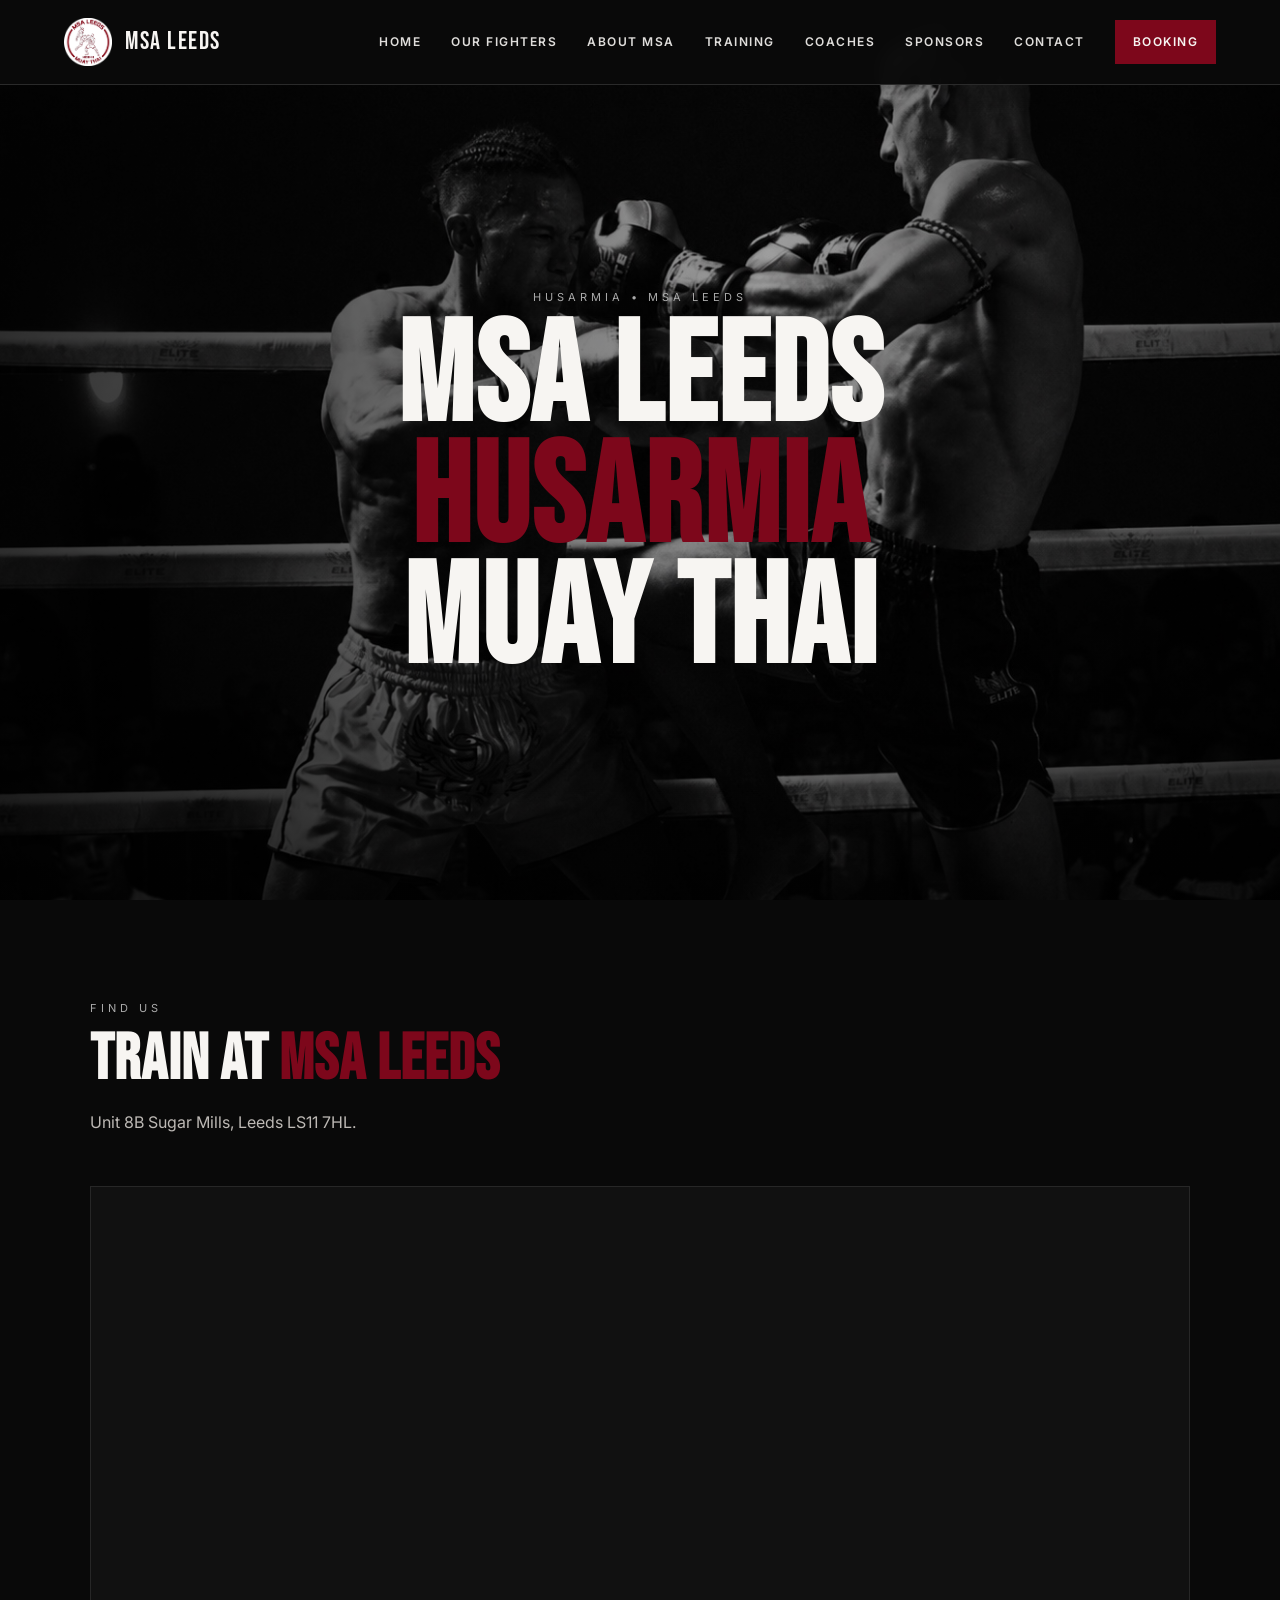
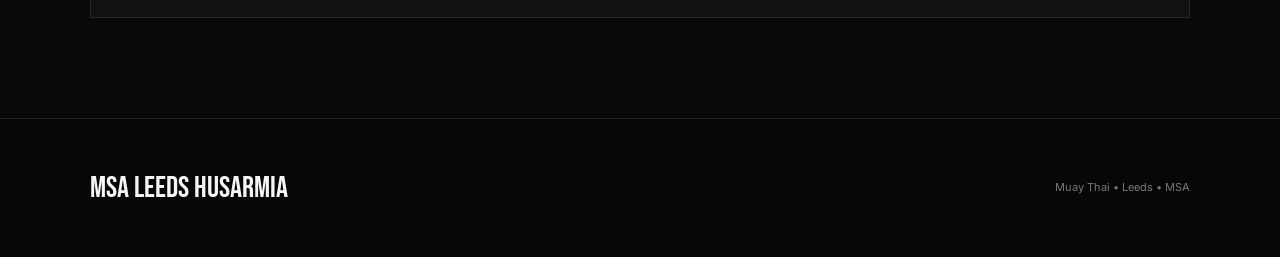
<file: index.html>
<!doctype html><html lang="en"><head><meta charset="utf-8"><meta name="viewport" content="width=device-width,initial-scale=1"><title>MSA Leeds Husarmia Muay Thai</title><link rel="stylesheet" href="assets/css/style.css"></head><body><header class="site-header"><a class="brand" href="index.html"><img src="assets/images/logo.png" alt="MSA Leeds Husarmia Muay Thai"><span>MSA LEEDS</span></a><button class="menu-btn" aria-label="Open menu">☰</button><nav class="nav"><a href="index.html">Home</a><a href="fighters.html">Our Fighters</a><a href="about.html">About MSA</a><a href="training.html">Training</a><a href="coaches.html">Coaches</a><a href="sponsors.html">Sponsors</a><a href="contact.html">Contact</a><a class="booking-link" href="booking.html">Booking</a></nav></header><main><section class="hero home-hero" style="background-image:url('assets/images/fighter-3.jpg')"><div class="hero-content"><div class="eyebrow">Husarmia • MSA Leeds</div><h1 class="display">MSA Leeds<br><span>Husarmia</span><br>Muay Thai</h1></div></section><section id="location" class="section"><div class="section-inner"><div class="section-kicker">Find us</div><h2 class="section-title">Train at <span>MSA Leeds</span></h2><p class="lead">Unit 8B Sugar Mills, Leeds LS11 7HL.</p><div class="map-wrap"><iframe src="https://www.google.com/maps?q=Unit%208B%20Sugar%20Mills%2C%20LS11%207HL&output=embed" loading="lazy" title="MSA Leeds location"></iframe></div></div></section></main><footer class="footer"><div class="footer-inner"><div class="footer-brand">MSA LEEDS HUSARMIA</div><p>Muay Thai • Leeds • MSA</p></div></footer><script src="assets/js/main.js"></script></body></html>
</file>
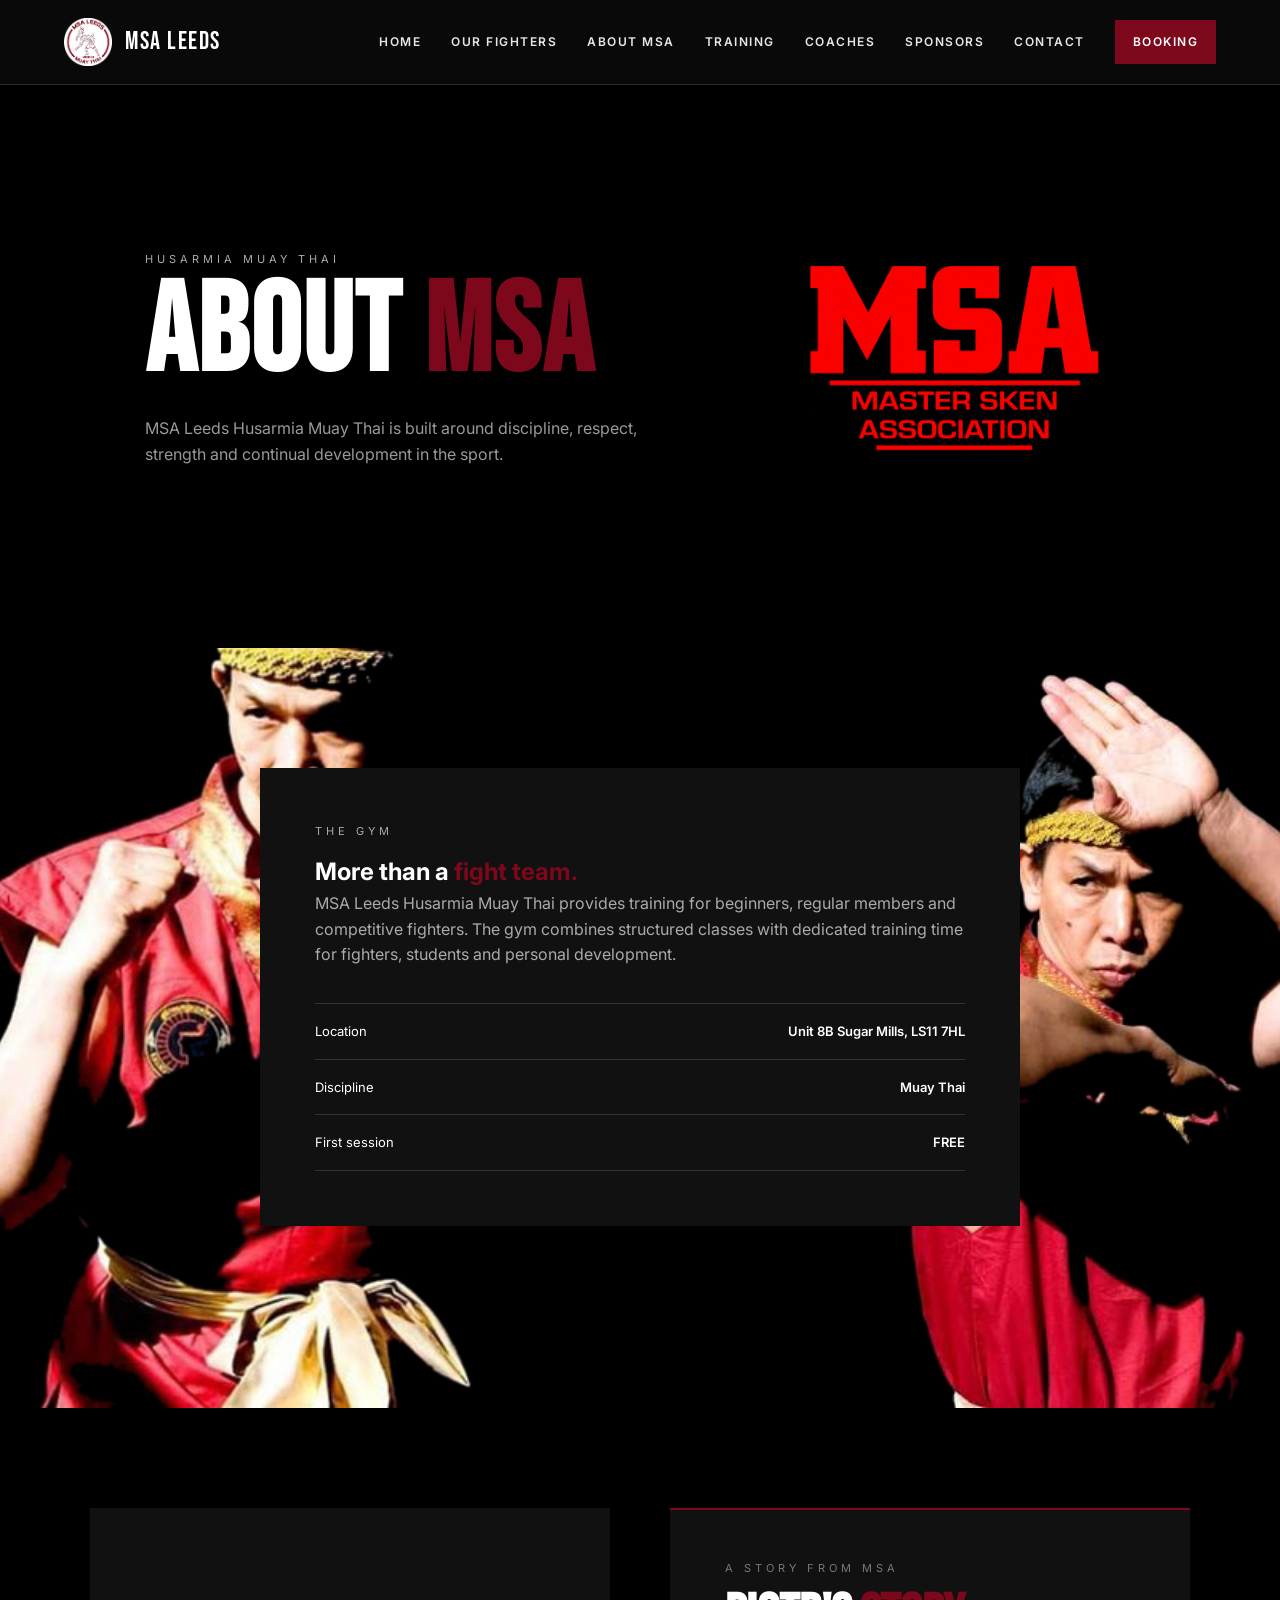
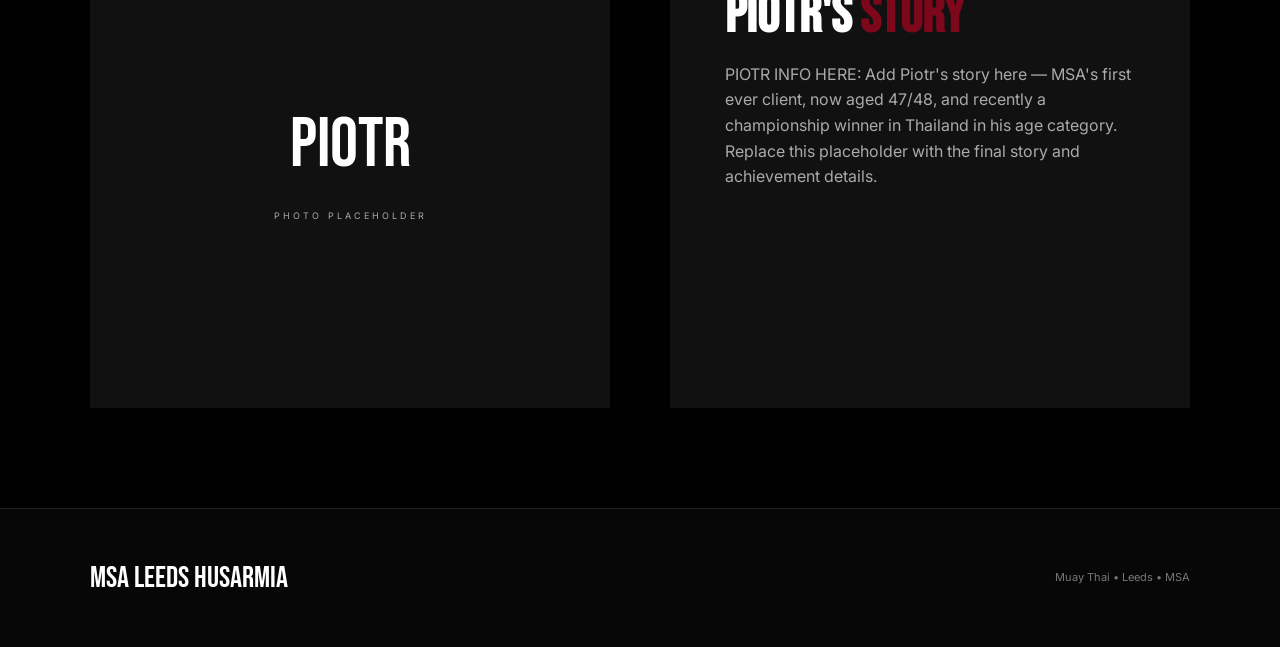
<file: about.html>
<!doctype html><html lang="en"><head><meta charset="utf-8"><meta name="viewport" content="width=device-width,initial-scale=1"><title>About MSA Leeds | Husarmia Muay Thai</title><link rel="stylesheet" href="assets/css/style.css"></head><body class="about-page"><header class="site-header"><a class="brand" href="index.html"><img src="assets/images/logo.png" alt="MSA Leeds Husarmia Muay Thai"><span>MSA LEEDS</span></a><button class="menu-btn">☰</button><nav class="nav"><a href="index.html">Home</a><a href="fighters.html">Our Fighters</a><a href="about.html">About MSA</a><a href="training.html">Training</a><a href="coaches.html">Coaches</a><a href="sponsors.html">Sponsors</a><a href="contact.html">Contact</a><a class="booking-link" href="booking.html">Booking</a></nav></header><main><section class="hero page-hero about-hero"><div class="hero-content"><div class="about-hero-layout"><div class="about-hero-copy"><div class="eyebrow">Husarmia Muay Thai</div><h1 class="display">About <span>MSA</span></h1><p class="hero-copy">MSA Leeds Husarmia Muay Thai is built around discipline, respect, strength and continual development in the sport.</p></div><div class="about-hero-logo"><img src="assets/images/msa-association-logo-new.png" alt="MSA Master Sken Association"></div></div></div></section><section class="section about-masters-section"><div class="master-sken-side master-sken-left"><img src="assets/images/master-sken-left.png" alt="Master Sken"></div><div class="master-sken-side master-sken-right"><img src="assets/images/master-sken-right.png" alt="Master Sken"></div><div class="section-inner about-masters-inner"><div class="about-main-panel"><div class="master-sken-mobile-inline"><img src="assets/images/master-sken-mobile-right-new.png" alt="Master Sken"></div><div class="section-kicker">The gym</div><h2>More than a <span class="maroon">fight team.</span></h2><p>MSA Leeds Husarmia Muay Thai provides training for beginners, regular members and competitive fighters. The gym combines structured classes with dedicated training time for fighters, students and personal development.</p><div class="lines"><div class="line"><span>Location</span><strong>Unit 8B Sugar Mills, LS11 7HL</strong></div><div class="line"><span>Discipline</span><strong>Muay Thai</strong></div><div class="line"><span>First session</span><strong>FREE</strong></div></div></div></div></section><section class="section piotr-section"><div class="section-inner"><div class="split piotr-grid"><div class="piotr-photo-placeholder"><div><span>PIOTR</span><small>PHOTO PLACEHOLDER</small></div></div><div class="about-piotr-copy"><div class="section-kicker">A story from MSA</div><h2>Piotr's <span>Story</span></h2><p class="piotr-placeholder">PIOTR INFO HERE: Add Piotr's story here — MSA's first ever client, now aged 47/48, and recently a championship winner in Thailand in his age category. Replace this placeholder with the final story and achievement details.</p></div></div></div></section></main><footer class="footer"><div class="footer-inner"><div class="footer-brand">MSA LEEDS HUSARMIA</div><p>Muay Thai • Leeds • MSA</p></div></footer><script src="assets/js/main.js"></script></body></html>
</file>
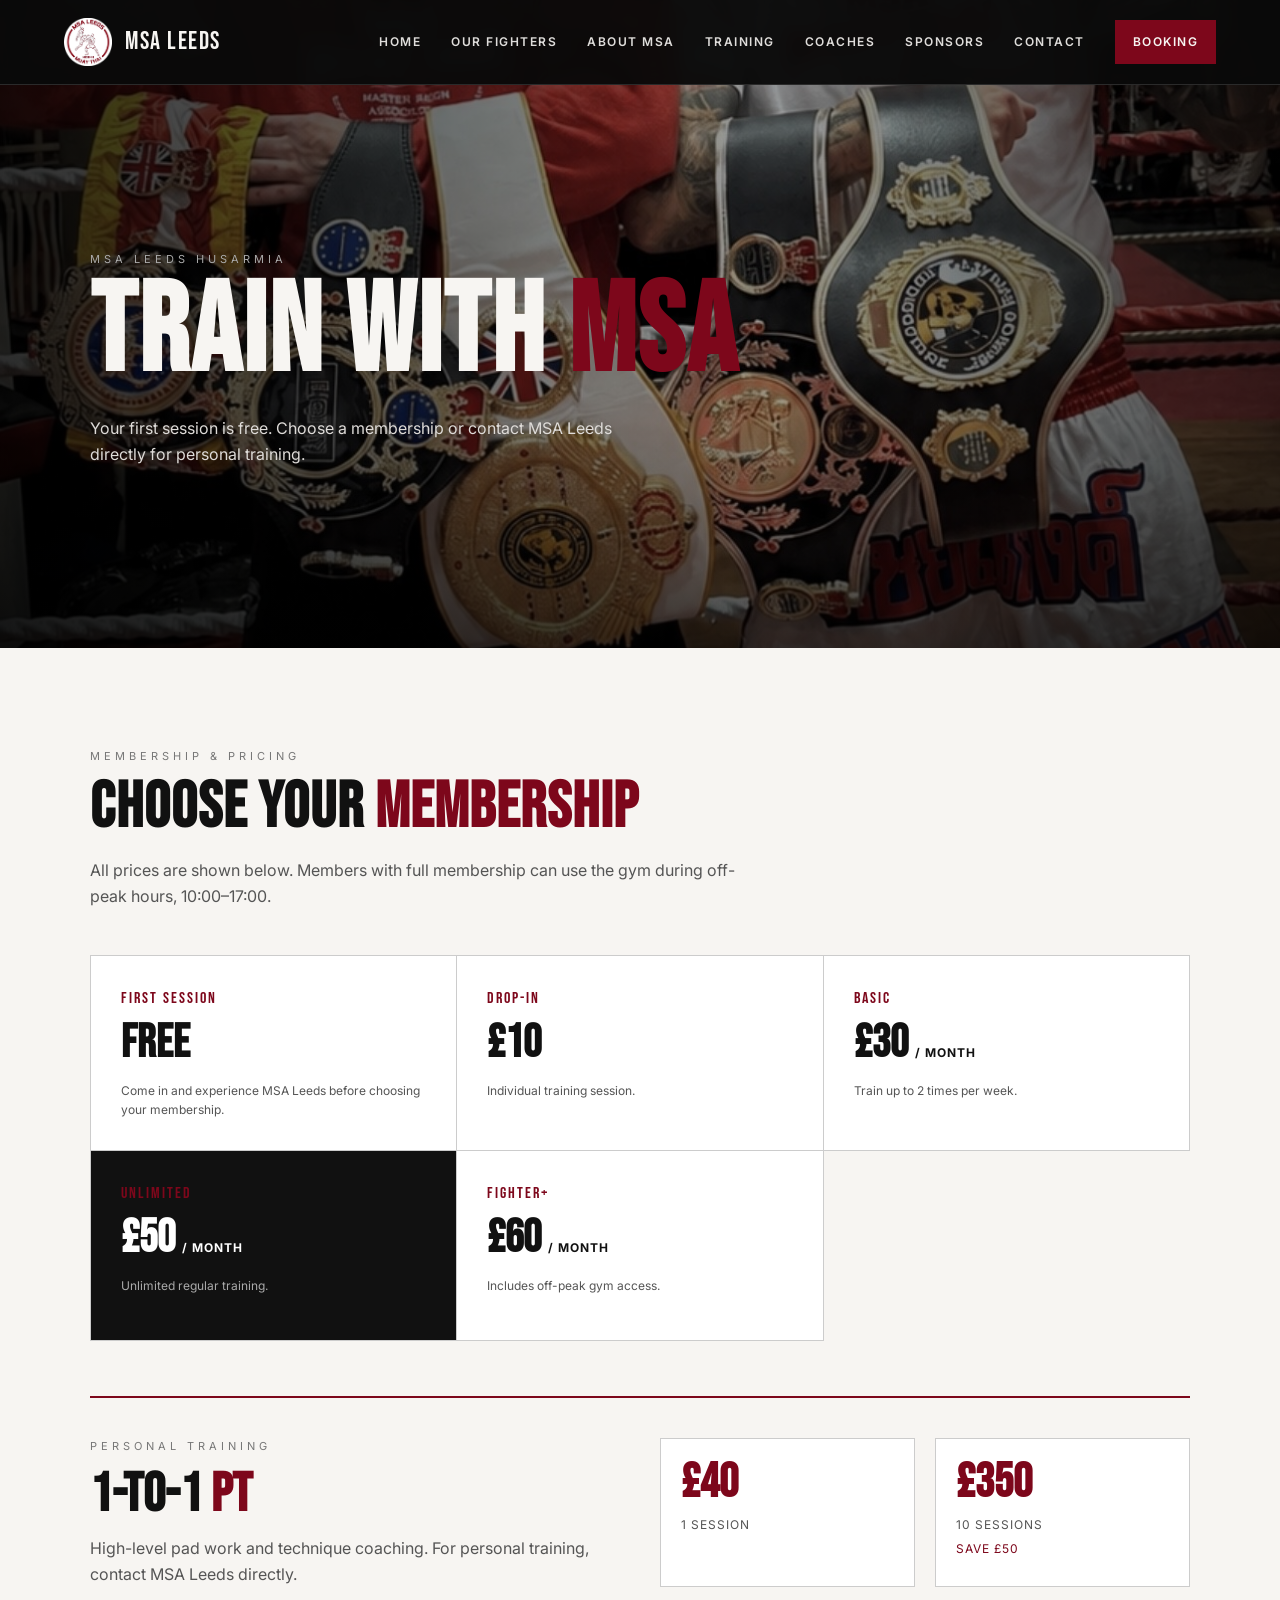
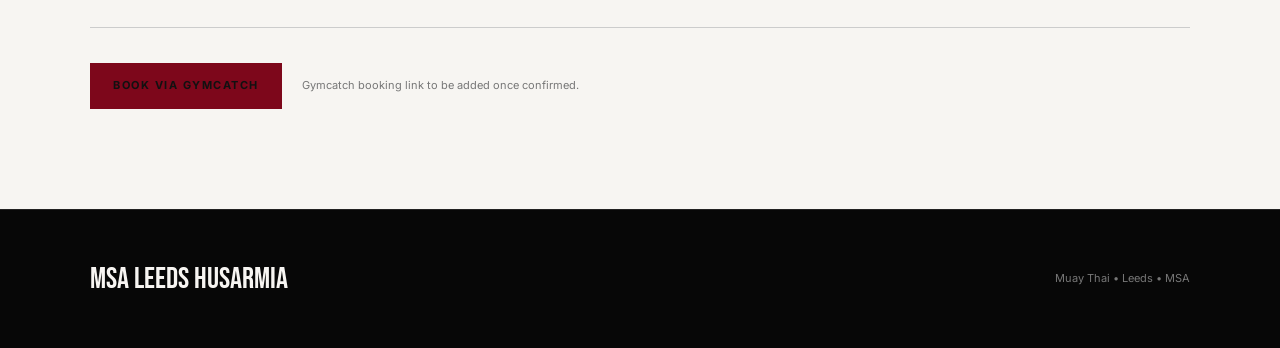
<file: booking.html>
<!doctype html><html lang="en"><head><meta charset="utf-8"><meta name="viewport" content="width=device-width,initial-scale=1"><title>Booking | MSA Leeds Husarmia</title><link rel="stylesheet" href="assets/css/style.css"></head><body><header class="site-header"><a class="brand" href="index.html"><img src="assets/images/logo.png" alt="MSA Leeds Husarmia Muay Thai"><span>MSA LEEDS</span></a><button class="menu-btn">☰</button><nav class="nav"><a href="index.html">Home</a><a href="fighters.html">Our Fighters</a><a href="about.html">About MSA</a><a href="training.html">Training</a><a href="coaches.html">Coaches</a><a href="sponsors.html">Sponsors</a><a href="contact.html">Contact</a><a class="booking-link" href="booking.html">Booking</a></nav></header><main><section class="hero page-hero booking-hero" style="background-image:url('assets/images/fighter-2.jpg')"><div class="hero-content"><div class="eyebrow">MSA Leeds Husarmia</div><h1 class="display">Train with <span>MSA</span></h1><p class="hero-copy">Your first session is free. Choose a membership or contact MSA Leeds directly for personal training.</p></div></section><section class="section booking-section"><div class="section-inner"><div class="section-kicker">Membership & pricing</div><h2 class="section-title">Choose your <span>membership</span></h2><p class="lead">All prices are shown below. Members with full membership can use the gym during off-peak hours, 10:00–17:00.</p><div class="price-grid"><article><div class="price-tag">FIRST SESSION</div><h3>FREE</h3><p>Come in and experience MSA Leeds before choosing your membership.</p></article><article><div class="price-tag">DROP-IN</div><h3>£10</h3><p>Individual training session.</p></article><article><div class="price-tag">BASIC</div><h3>£30 <small>/ MONTH</small></h3><p>Train up to 2 times per week.</p></article><article class="price-featured"><div class="price-tag">UNLIMITED</div><h3>£50 <small>/ MONTH</small></h3><p>Unlimited regular training.</p></article><article><div class="price-tag">FIGHTER+</div><h3>£60 <small>/ MONTH</small></h3><p>Includes off-peak gym access.</p></article></div><div class="pt-pricing"><div><div class="section-kicker">Personal training</div><h2>1-to-1 <span>PT</span></h2><p>High-level pad work and technique coaching. For personal training, contact MSA Leeds directly.</p></div><div class="pt-prices"><div><strong>£40</strong><span>1 session</span></div><div><strong>£350</strong><span>10 sessions <em>Save £50</em></span></div></div></div><div class="booking-actions"><a class="btn primary" href="#">Book via Gymcatch</a><span>Gymcatch booking link to be added once confirmed.</span></div></div></section></main><footer class="footer"><div class="footer-inner"><div class="footer-brand">MSA LEEDS HUSARMIA</div><p>Muay Thai • Leeds • MSA</p></div></footer><script src="assets/js/main.js"></script></body></html>
</file>
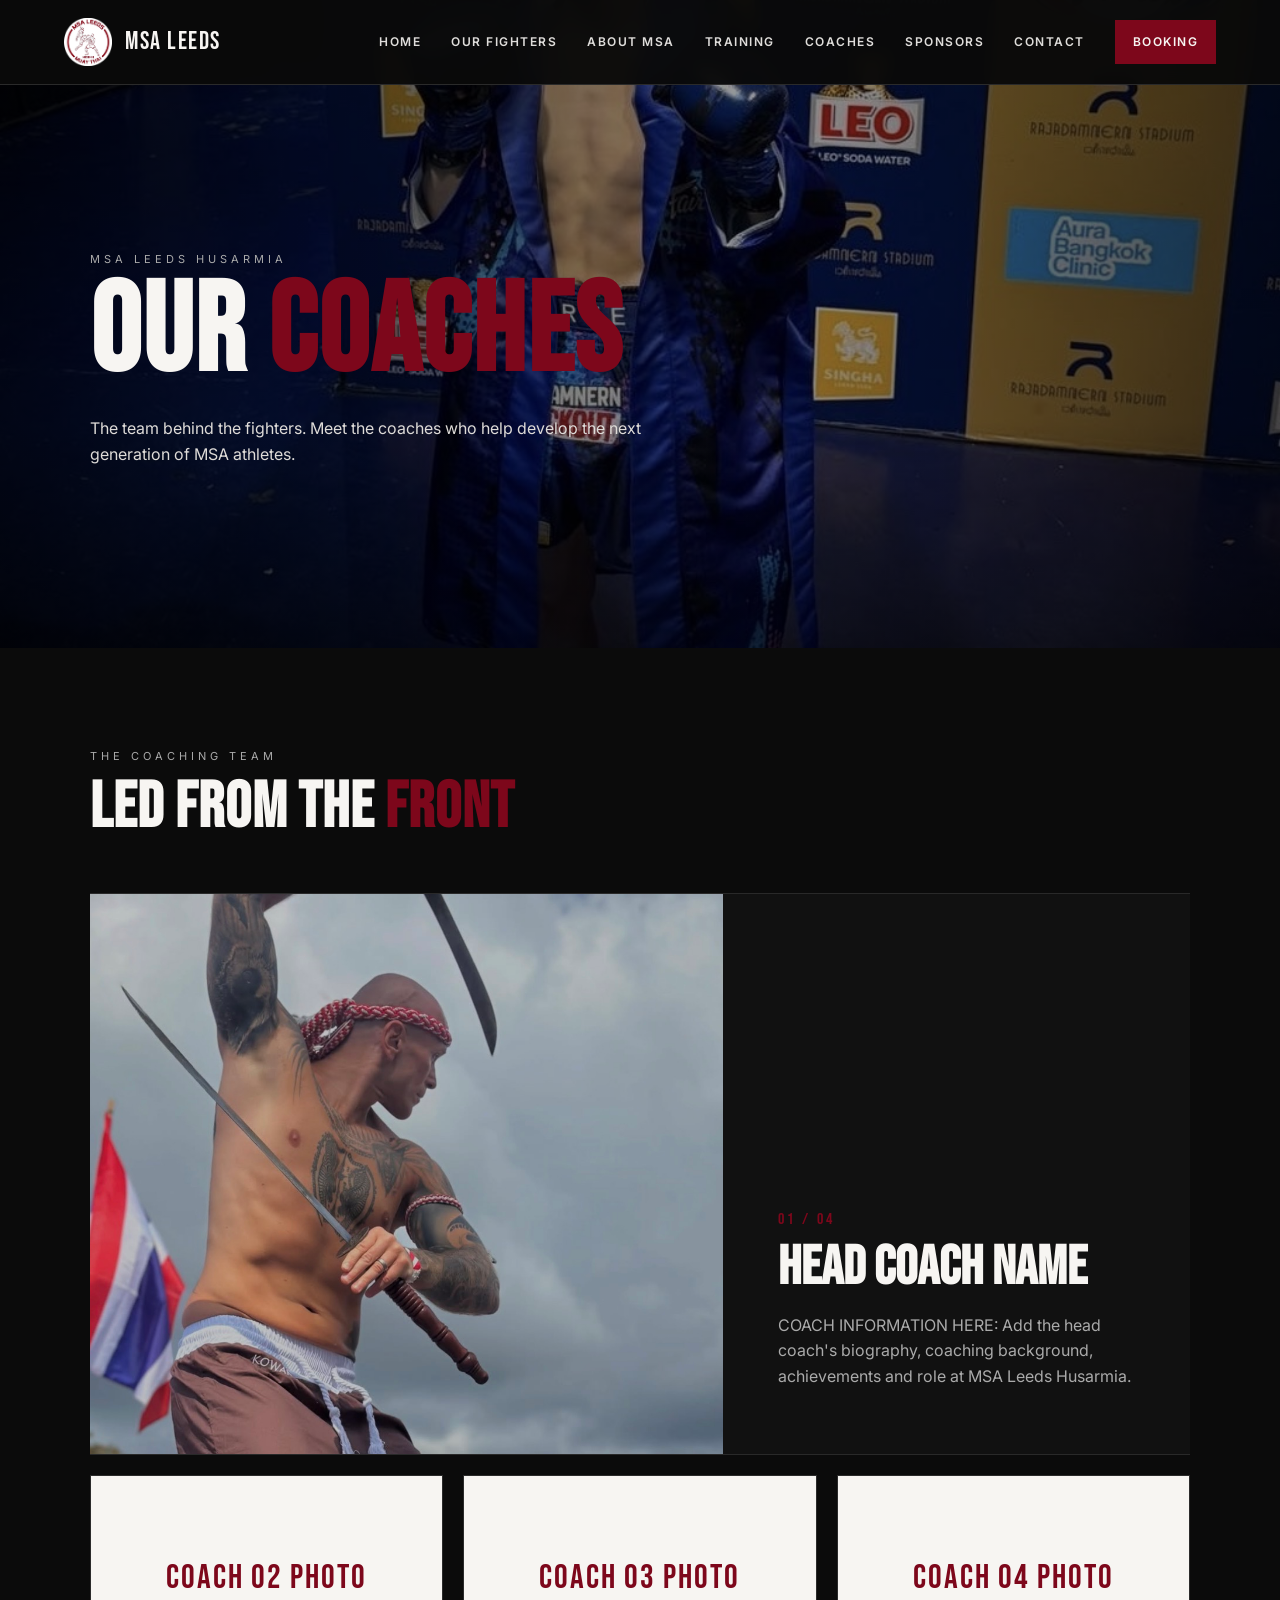
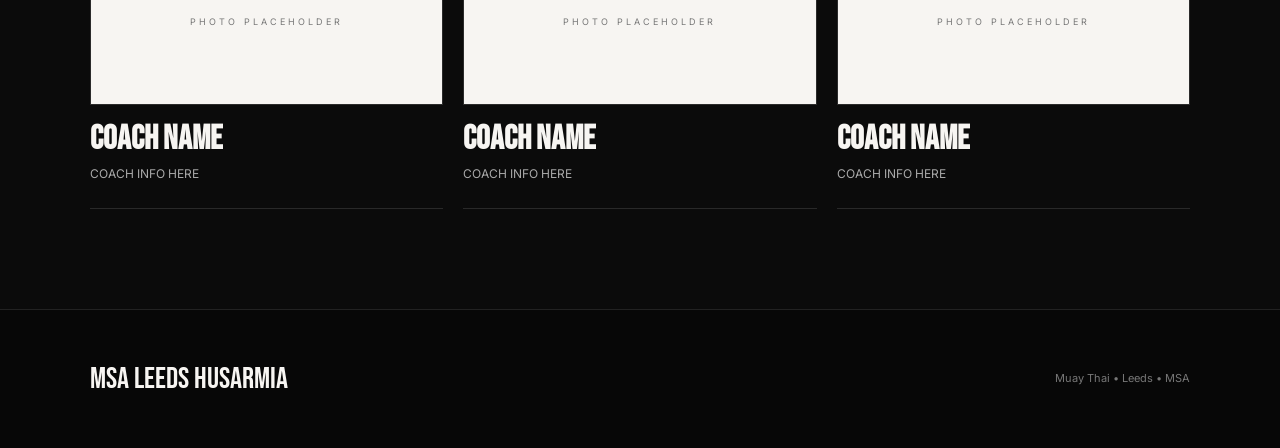
<file: coaches.html>
<!doctype html><html lang="en"><head><meta charset="utf-8"><meta name="viewport" content="width=device-width,initial-scale=1"><title>Coaches | MSA Leeds Husarmia</title><link rel="stylesheet" href="assets/css/style.css"></head><body><header class="site-header"><a class="brand" href="index.html"><img src="assets/images/logo.png" alt="MSA Leeds Husarmia Muay Thai"><span>MSA LEEDS</span></a><button class="menu-btn">☰</button><nav class="nav"><a href="index.html">Home</a><a href="fighters.html">Our Fighters</a><a href="about.html">About MSA</a><a href="training.html">Training</a><a href="coaches.html">Coaches</a><a href="sponsors.html">Sponsors</a><a href="contact.html">Contact</a><a class="booking-link" href="booking.html">Booking</a></nav></header><main><section class="hero page-hero coaches-hero" style="background-image:url('assets/images/fighter-4.jpg')"><div class="hero-content"><div class="eyebrow">MSA Leeds Husarmia</div><h1 class="display">Our <span>Coaches</span></h1><p class="hero-copy">The team behind the fighters. Meet the coaches who help develop the next generation of MSA athletes.</p></div></section><section class="section coaches-section"><div class="section-inner"><div class="section-kicker">The coaching team</div><h2 class="section-title">Led from the <span>front</span></h2><div class="head-coach"><button class="coach-photo-trigger" type="button" aria-label="Enlarge head coach photo" data-coach-photo="assets/images/head-coach.jpg"><img class="head-coach-photo" src="assets/images/head-coach.jpg" alt="MSA Leeds Husarmia head coach"></button><div class="coach-copy"><div class="coach-number">01 / 04</div><h3>Head Coach Name</h3><p>COACH INFORMATION HERE: Add the head coach's biography, coaching background, achievements and role at MSA Leeds Husarmia.</p></div></div><div class="assistant-coaches"><article class="coach-small"><div class="coach-photo-placeholder"><span>COACH 02 PHOTO</span><small>PHOTO PLACEHOLDER</small></div><h3>Coach Name</h3><p>COACH INFO HERE</p></article><article class="coach-small"><div class="coach-photo-placeholder"><span>COACH 03 PHOTO</span><small>PHOTO PLACEHOLDER</small></div><h3>Coach Name</h3><p>COACH INFO HERE</p></article><article class="coach-small"><div class="coach-photo-placeholder"><span>COACH 04 PHOTO</span><small>PHOTO PLACEHOLDER</small></div><h3>Coach Name</h3><p>COACH INFO HERE</p></article></div></div></section></main><div class="image-modal" id="coachPhotoModal" aria-hidden="true"><button class="image-modal-close" type="button" aria-label="Close enlarged photo">×</button><img id="coachPhotoModalImage" src="assets/images/head-coach.jpg" alt="Enlarged head coach photo"></div><footer class="footer"><div class="footer-inner"><div class="footer-brand">MSA LEEDS HUSARMIA</div><p>Muay Thai • Leeds • MSA</p></div></footer><script src="assets/js/main.js"></script></body></html>
</file>
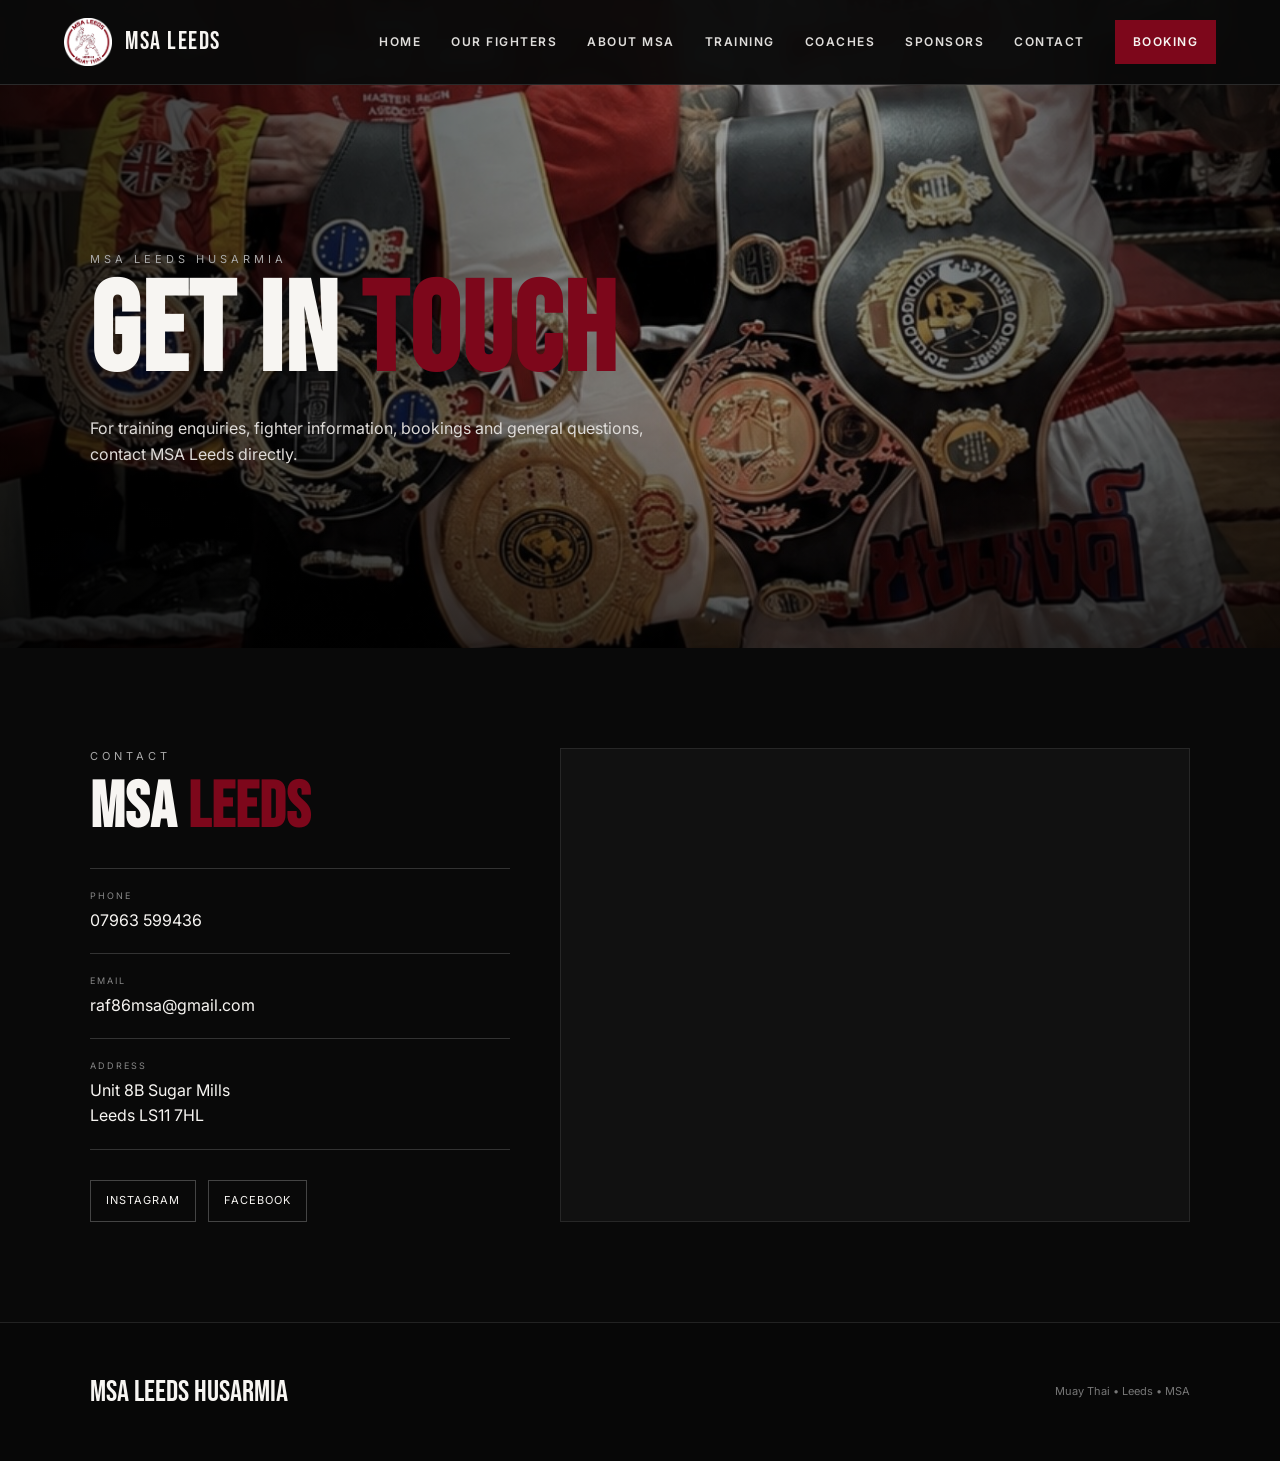
<file: contact.html>
<!doctype html><html lang="en"><head><meta charset="utf-8"><meta name="viewport" content="width=device-width,initial-scale=1"><title>Contact | MSA Leeds</title><link rel="stylesheet" href="assets/css/style.css"></head><body><header class="site-header"><a class="brand" href="index.html"><img src="assets/images/logo.png" alt="MSA Leeds Husarmia Muay Thai"><span>MSA LEEDS</span></a><button class="menu-btn">☰</button><nav class="nav"><a href="index.html">Home</a><a href="fighters.html">Our Fighters</a><a href="about.html">About MSA</a><a href="training.html">Training</a><a href="coaches.html">Coaches</a><a href="sponsors.html">Sponsors</a><a href="contact.html">Contact</a><a class="booking-link" href="booking.html">Booking</a></nav></header><main><section class="hero page-hero" style="background-image:url('assets/images/fighter-2.jpg')"><div class="hero-content"><div class="eyebrow">MSA Leeds Husarmia</div><h1 class="display">Get in <span>Touch</span></h1><p class="hero-copy">For training enquiries, fighter information, bookings and general questions, contact MSA Leeds directly.</p></div></section><section class="section"><div class="section-inner contact-grid"><div><div class="section-kicker">Contact</div><h2 class="section-title">MSA <span>Leeds</span></h2><div class="contact-list"><div class="contact-item"><small>Phone</small><a href="tel:07963599436">07963 599436</a></div><div class="contact-item"><small>Email</small><a href="mailto:raf86msa@gmail.com">raf86msa@gmail.com</a></div><div class="contact-item"><small>Address</small><span>Unit 8B Sugar Mills<br>Leeds LS11 7HL</span></div></div><div class="social"><a href="https://instagram.com/msa_leeds" target="_blank" rel="noopener">Instagram</a><a href="https://www.facebook.com/MSA-Leeds-HusArmia" target="_blank" rel="noopener">Facebook</a></div></div><div class="map-wrap" style="margin-top:0"><iframe src="https://www.google.com/maps?q=Unit%208B%20Sugar%20Mills%2C%20LS11%207HL&output=embed" loading="lazy" title="MSA Leeds location"></iframe></div></div></section></main><footer class="footer"><div class="footer-inner"><div class="footer-brand">MSA LEEDS HUSARMIA</div><p>Muay Thai • Leeds • MSA</p></div></footer><script src="assets/js/main.js"></script></body></html>
</file>
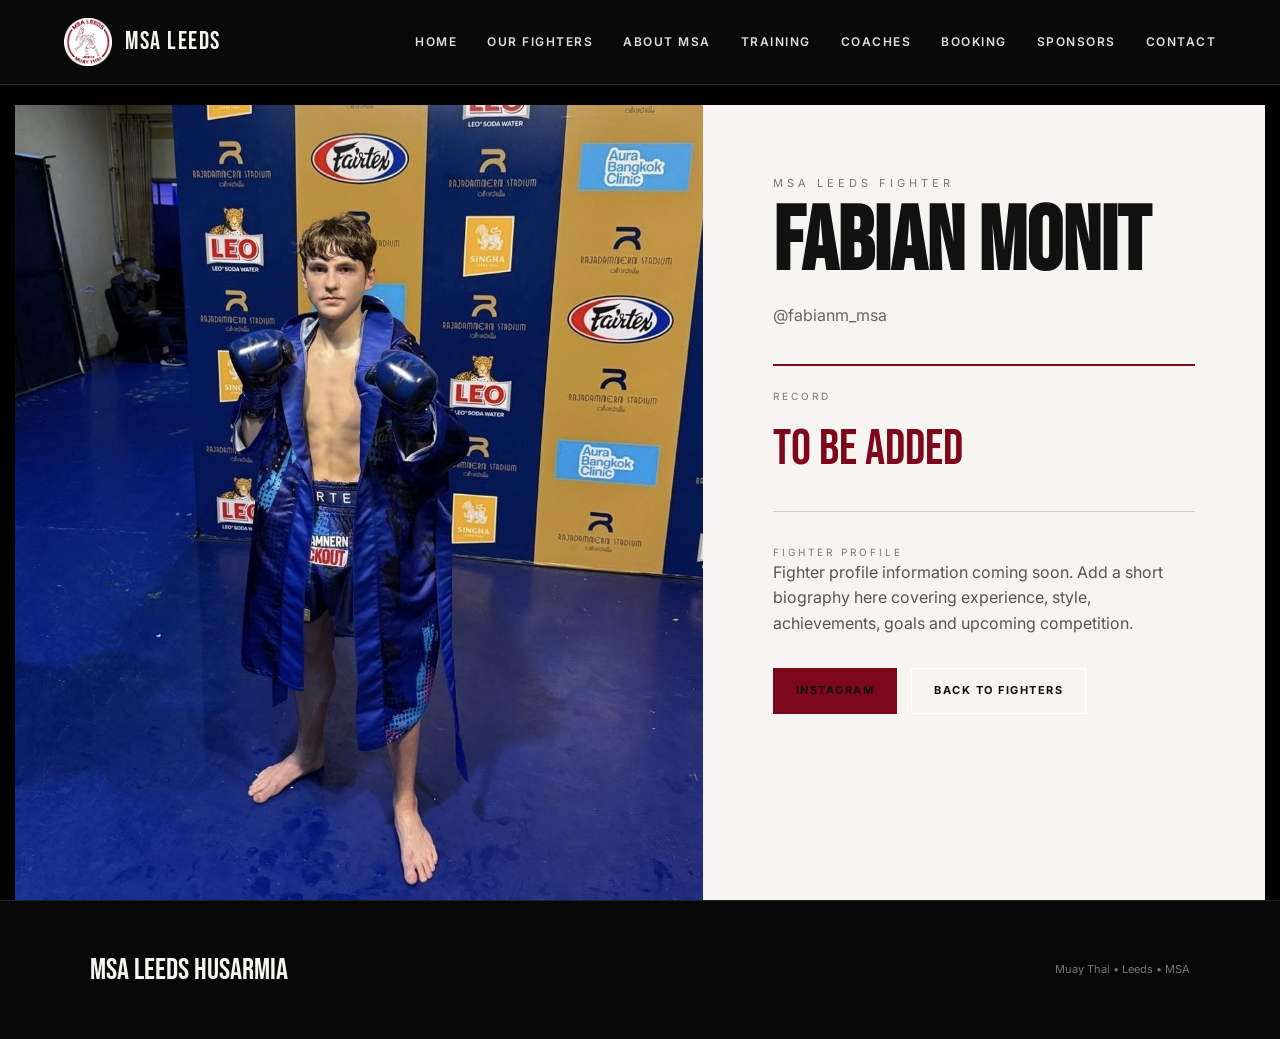
<file: fabian-monit.html>
<!doctype html><html lang="en"><head><meta charset="utf-8"><meta name="viewport" content="width=device-width,initial-scale=1"><title>Fabian Monit | MSA Leeds</title><link rel="stylesheet" href="../assets/css/style.css"></head><body><header class="site-header"><a class="brand" href="../index.html"><img src="../assets/images/logo.png" alt="MSA Leeds Husarmia Muay Thai"><span>MSA LEEDS</span></a><button class="menu-btn">☰</button><nav class="nav"><a href="../index.html">Home</a><a href="../fighters.html">Our Fighters</a><a href="../about.html">About MSA</a><a href="../training.html">Training</a><a href="../coaches.html">Coaches</a><a href="../booking.html">Booking</a><a href="../sponsors.html">Sponsors</a><a href="../contact.html">Contact</a></nav></header><main class="fighter-detail"><div class="fighter-detail-grid"><img class="detail-photo" src="../assets/images/fighter-4.jpg" alt="Fabian Monit"><section class="detail-copy"><div class="section-kicker">MSA Leeds Fighter</div><h1 class="detail-name">Fabian Monit</h1><div class="detail-handle">@fabianm_msa</div><div class="record-box"><div class="record-label">Record</div><div class="record-placeholder">To be added</div></div><div><div class="record-label">Fighter profile</div><p class="bio-placeholder">Fighter profile information coming soon. Add a short biography here covering experience, style, achievements, goals and upcoming competition.</p></div><div class="btn-row"><a class="btn primary" href="https://instagram.com/fabianm_msa" target="_blank" rel="noopener">Instagram</a><a class="btn" href="../fighters.html">Back to fighters</a></div></section></div></main><footer class="footer"><div class="footer-inner"><div class="footer-brand">MSA LEEDS HUSARMIA</div><p>Muay Thai • Leeds • MSA</p></div></footer><script src="../assets/js/main.js"></script></body></html>
</file>
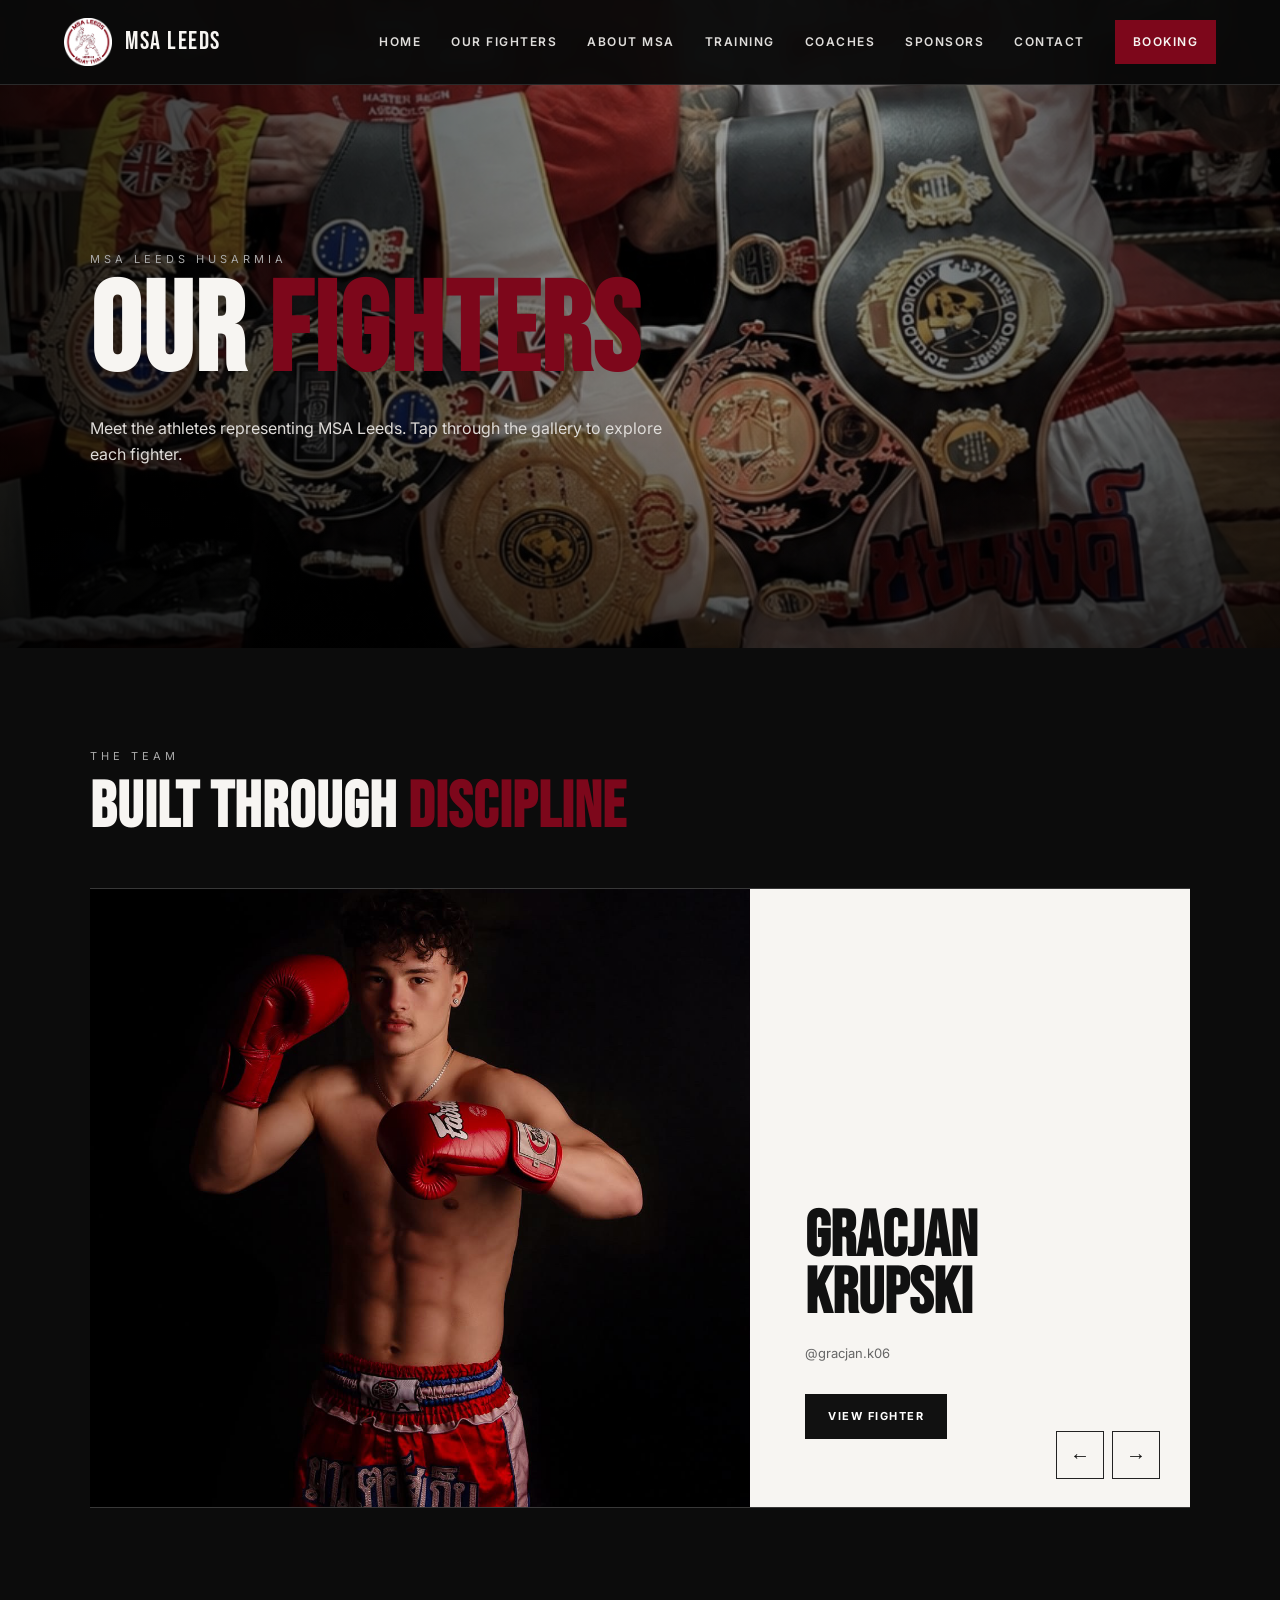
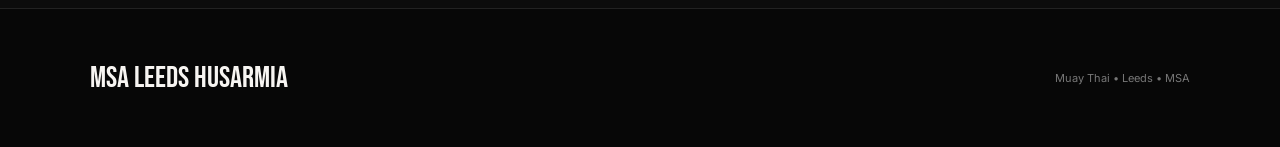
<file: fighters.html>
<!doctype html><html lang="en"><head><meta charset="utf-8"><meta name="viewport" content="width=device-width,initial-scale=1"><title>Our Fighters | MSA Leeds</title><link rel="stylesheet" href="assets/css/style.css"></head><body><header class="site-header"><a class="brand" href="index.html"><img src="assets/images/logo.png" alt="MSA Leeds Husarmia Muay Thai"><span>MSA LEEDS</span></a><button class="menu-btn">☰</button><nav class="nav"><a href="index.html">Home</a><a href="fighters.html">Our Fighters</a><a href="about.html">About MSA</a><a href="training.html">Training</a><a href="coaches.html">Coaches</a><a href="sponsors.html">Sponsors</a><a href="contact.html">Contact</a><a class="booking-link" href="booking.html">Booking</a></nav></header><main><section class="hero page-hero" style="background-image:url('assets/images/fighter-2.jpg')"><div class="hero-content"><div class="eyebrow">MSA Leeds Husarmia</div><h1 class="display">Our <span>Fighters</span></h1><p class="hero-copy">Meet the athletes representing MSA Leeds. Tap through the gallery to explore each fighter.</p></div></section><section class="section fighters-section"><div class="section-inner"><div class="section-kicker">The team</div><h2 class="section-title">Built through <span>discipline</span></h2><div class="fighter-stage">
<article class="fighter-slide active"><a href="fighters/gracjan-krupski.html"><img class="fighter-image" src="assets/images/new-gracjan.jpg" alt="Gracjan Krupski"></a><div class="fighter-info"><h3 class="fighter-name">Gracjan Krupski</h3><div class="fighter-handle">@gracjan.k06</div><a class="btn fighter-cta" href="fighters/gracjan-krupski.html">View fighter</a></div></article>
<article class="fighter-slide"><a href="fighters/patryk-fornalski.html"><img class="fighter-image" src="assets/images/fighter-2.jpg" alt="Patryk Fornalski"></a><div class="fighter-info"><h3 class="fighter-name">Patryk Fornalski</h3><div class="fighter-handle">@patryk_msa_bkb13</div><a class="btn fighter-cta" href="fighters/patryk-fornalski.html">View fighter</a></div></article>
<article class="fighter-slide"><a href="fighters/kamil-fornalski.html"><img class="fighter-image" src="assets/images/new-kamil.jpg" alt="Kamil Fornalski"></a><div class="fighter-info"><h3 class="fighter-name">Kamil Fornalski</h3><div class="fighter-handle">@kamf_msa</div><a class="btn fighter-cta" href="fighters/kamil-fornalski.html">View fighter</a></div></article>
<article class="fighter-slide"><a href="fighters/fabian-monit.html"><img class="fighter-image" src="assets/images/fighter-4.jpg" alt="Fabian Monit"></a><div class="fighter-info"><h3 class="fighter-name">Fabian Monit</h3><div class="fighter-handle">@fabianm_msa</div><a class="btn fighter-cta" href="fighters/fabian-monit.html">View fighter</a></div></article>
<article class="fighter-slide"><a href="fighters/jack-marshall.html"><img class="fighter-image" src="assets/images/new-jack.jpg" alt="Jack Marshall"></a><div class="fighter-info"><h3 class="fighter-name">Jack Marshall</h3><div class="fighter-handle">@marshall__jrm</div><a class="btn fighter-cta" href="fighters/jack-marshall.html">View fighter</a></div></article>
<div class="carousel-controls"><button class="arrow prev" aria-label="Previous fighter">←</button><button class="arrow next" aria-label="Next fighter">→</button></div></div></div></section></main><footer class="footer"><div class="footer-inner"><div class="footer-brand">MSA LEEDS HUSARMIA</div><p>Muay Thai • Leeds • MSA</p></div></footer><script src="assets/js/main.js"></script></body></html>
</file>
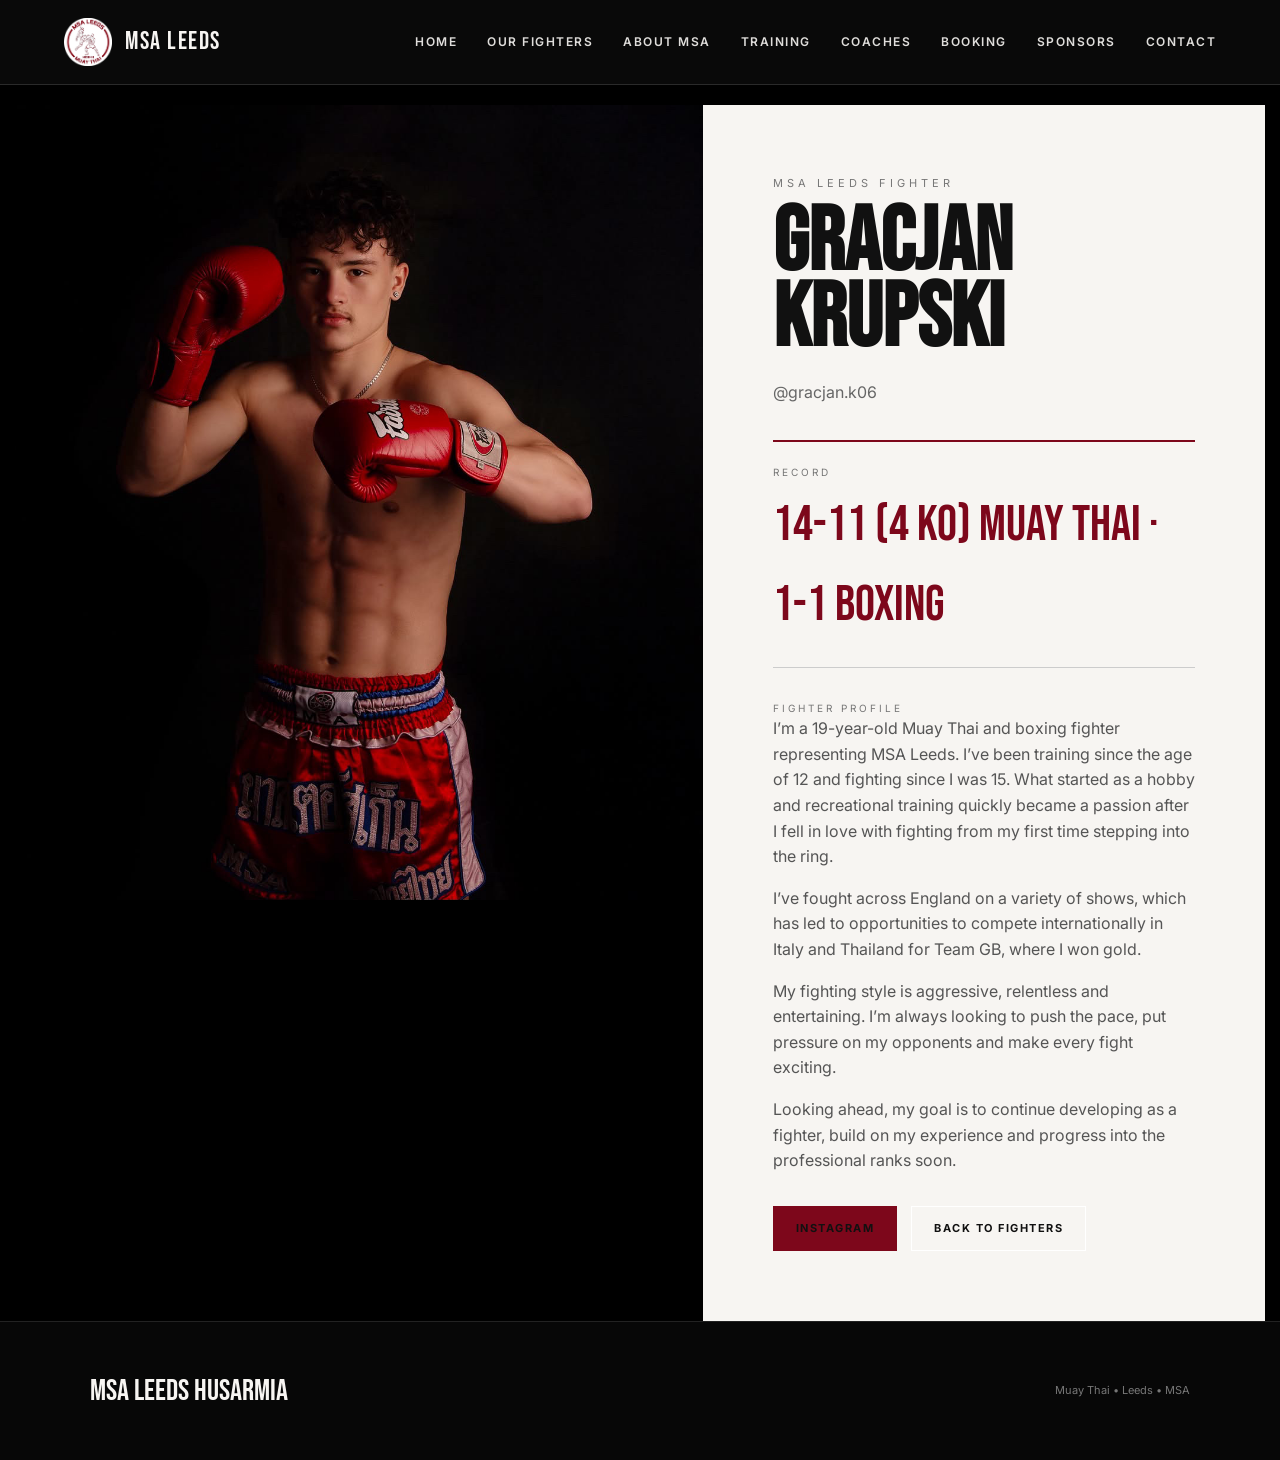
<file: gracjan-krupski.html>
<!doctype html><html lang="en"><head><meta charset="utf-8"><meta name="viewport" content="width=device-width,initial-scale=1"><title>Gracjan Krupski | MSA Leeds</title><link rel="stylesheet" href="../assets/css/style.css"></head><body><header class="site-header"><a class="brand" href="../index.html"><img src="../assets/images/logo.png" alt="MSA Leeds Husarmia Muay Thai"><span>MSA LEEDS</span></a><button class="menu-btn">☰</button><nav class="nav"><a href="../index.html">Home</a><a href="../fighters.html">Our Fighters</a><a href="../about.html">About MSA</a><a href="../training.html">Training</a><a href="../coaches.html">Coaches</a><a href="../booking.html">Booking</a><a href="../sponsors.html">Sponsors</a><a href="../contact.html">Contact</a></nav></header><main class="fighter-detail"><div class="fighter-detail-grid"><img class="detail-photo" src="../assets/images/new-gracjan.jpg" alt="Gracjan Krupski"><section class="detail-copy"><div class="section-kicker">MSA Leeds Fighter</div><h1 class="detail-name">Gracjan Krupski</h1><div class="detail-handle">@gracjan.k06</div><div class="record-box"><div class="record-label">Record</div><div class="record-placeholder">14-11 (4 KO) Muay Thai · 1-1 Boxing</div></div><div><div class="record-label">Fighter profile</div><div class="bio-copy"><p>I’m a 19-year-old Muay Thai and boxing fighter representing MSA Leeds. I’ve been training since the age of 12 and fighting since I was 15. What started as a hobby and recreational training quickly became a passion after I fell in love with fighting from my first time stepping into the ring.</p><p>I’ve fought across England on a variety of shows, which has led to opportunities to compete internationally in Italy and Thailand for Team GB, where I won gold.</p><p>My fighting style is aggressive, relentless and entertaining. I’m always looking to push the pace, put pressure on my opponents and make every fight exciting.</p><p>Looking ahead, my goal is to continue developing as a fighter, build on my experience and progress into the professional ranks soon.</p></div></div><div class="btn-row"><a class="btn primary" href="https://instagram.com/gracjan.k06" target="_blank" rel="noopener">Instagram</a><a class="btn" href="../fighters.html">Back to fighters</a></div></section></div></main><footer class="footer"><div class="footer-inner"><div class="footer-brand">MSA LEEDS HUSARMIA</div><p>Muay Thai • Leeds • MSA</p></div></footer><script src="../assets/js/main.js"></script></body></html>
</file>
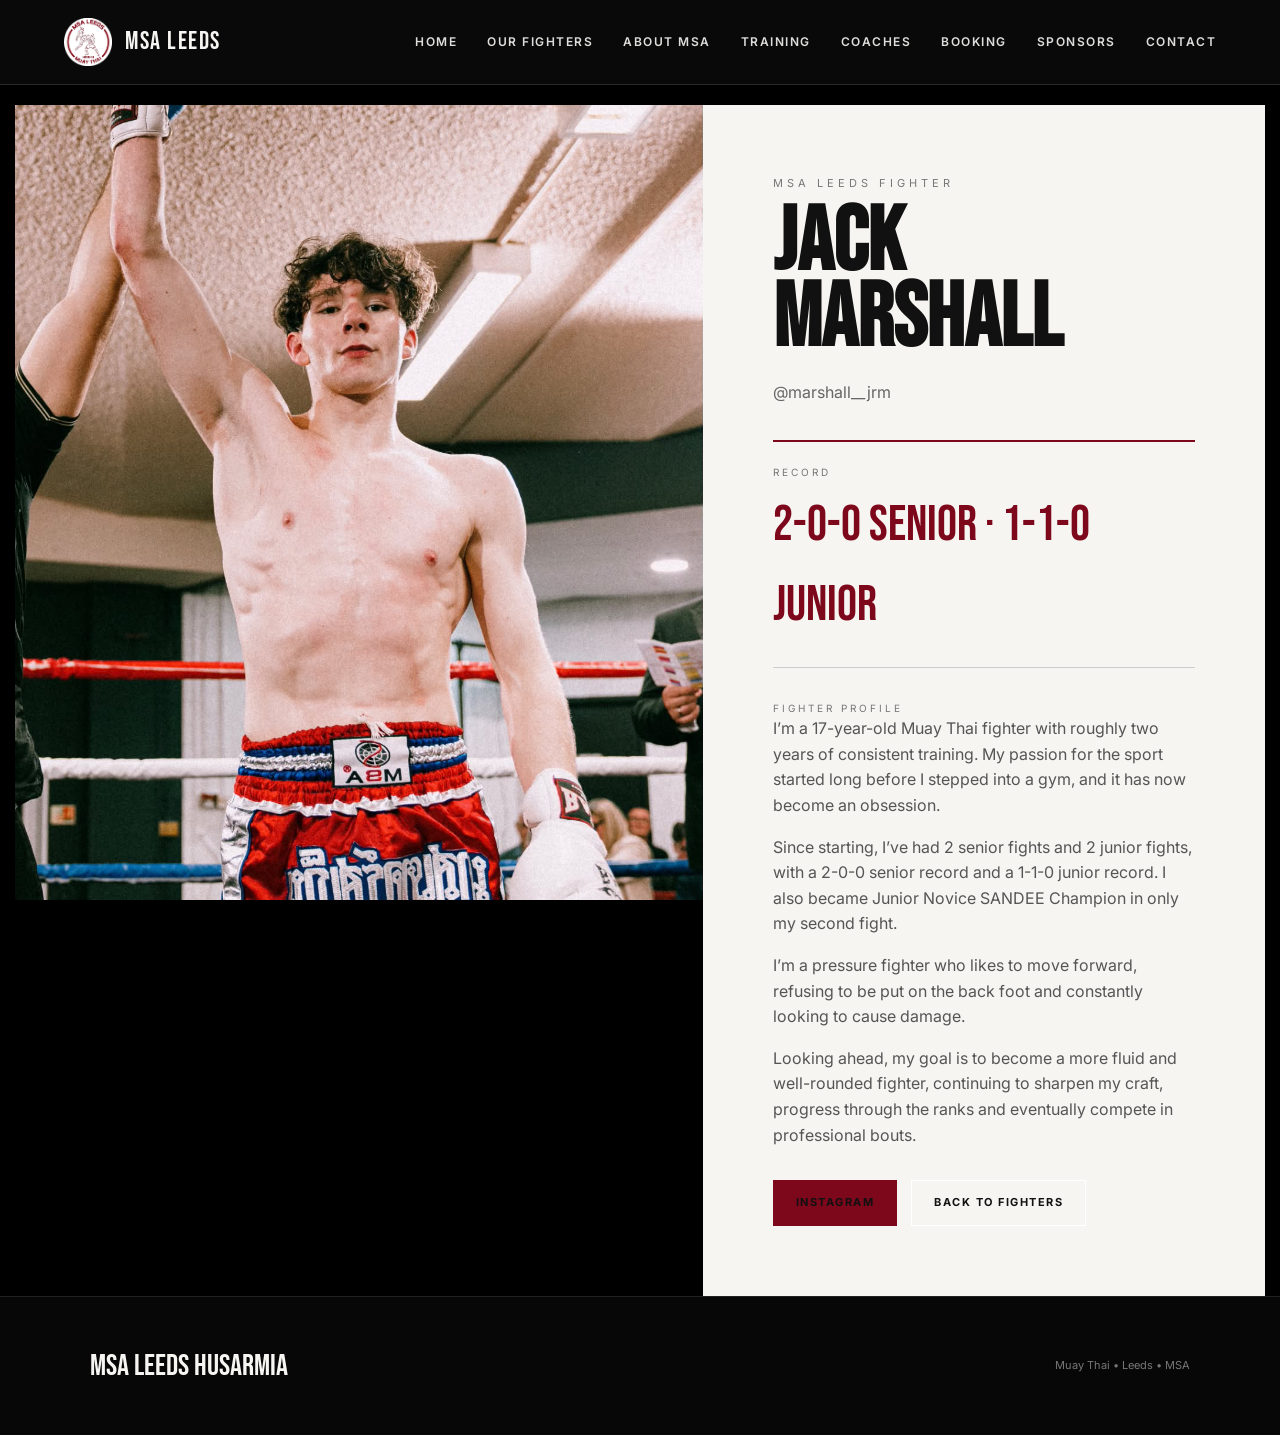
<file: jack-marshall.html>
<!doctype html><html lang="en"><head><meta charset="utf-8"><meta name="viewport" content="width=device-width,initial-scale=1"><title>Jack Marshall | MSA Leeds</title><link rel="stylesheet" href="../assets/css/style.css"></head><body><header class="site-header"><a class="brand" href="../index.html"><img src="../assets/images/logo.png" alt="MSA Leeds Husarmia Muay Thai"><span>MSA LEEDS</span></a><button class="menu-btn">☰</button><nav class="nav"><a href="../index.html">Home</a><a href="../fighters.html">Our Fighters</a><a href="../about.html">About MSA</a><a href="../training.html">Training</a><a href="../coaches.html">Coaches</a><a href="../booking.html">Booking</a><a href="../sponsors.html">Sponsors</a><a href="../contact.html">Contact</a></nav></header><main class="fighter-detail"><div class="fighter-detail-grid"><img class="detail-photo" src="../assets/images/new-jack.jpg" alt="Jack Marshall"><section class="detail-copy"><div class="section-kicker">MSA Leeds Fighter</div><h1 class="detail-name">Jack Marshall</h1><div class="detail-handle">@marshall__jrm</div><div class="record-box"><div class="record-label">Record</div><div class="record-placeholder">2-0-0 Senior · 1-1-0 Junior</div></div><div><div class="record-label">Fighter profile</div><div class="bio-copy"><p>I’m a 17-year-old Muay Thai fighter with roughly two years of consistent training. My passion for the sport started long before I stepped into a gym, and it has now become an obsession.</p><p>Since starting, I’ve had 2 senior fights and 2 junior fights, with a 2-0-0 senior record and a 1-1-0 junior record. I also became Junior Novice SANDEE Champion in only my second fight.</p><p>I’m a pressure fighter who likes to move forward, refusing to be put on the back foot and constantly looking to cause damage.</p><p>Looking ahead, my goal is to become a more fluid and well-rounded fighter, continuing to sharpen my craft, progress through the ranks and eventually compete in professional bouts.</p></div></div><div class="btn-row"><a class="btn primary" href="https://instagram.com/marshall__jrm" target="_blank" rel="noopener">Instagram</a><a class="btn" href="../fighters.html">Back to fighters</a></div></section></div></main><footer class="footer"><div class="footer-inner"><div class="footer-brand">MSA LEEDS HUSARMIA</div><p>Muay Thai • Leeds • MSA</p></div></footer><script src="../assets/js/main.js"></script></body></html>
</file>
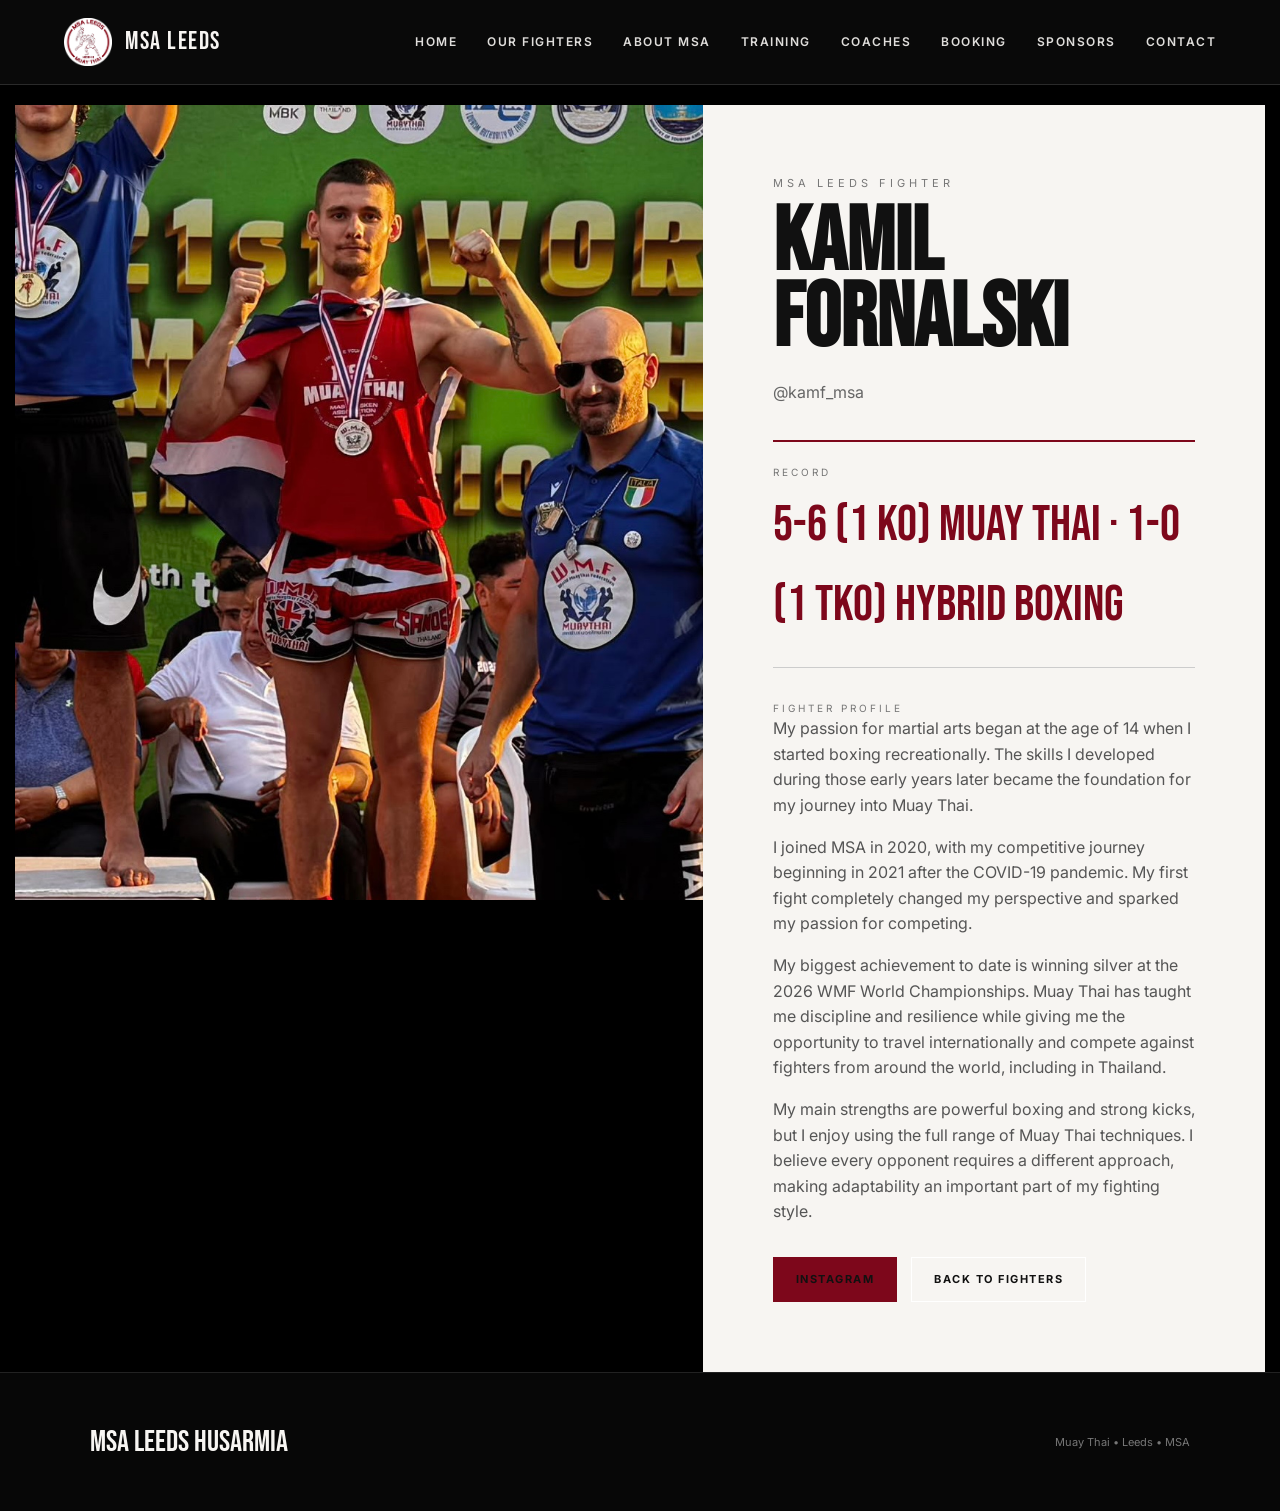
<file: kamil-fornalski.html>
<!doctype html><html lang="en"><head><meta charset="utf-8"><meta name="viewport" content="width=device-width,initial-scale=1"><title>Kamil Fornalski | MSA Leeds</title><link rel="stylesheet" href="../assets/css/style.css"></head><body><header class="site-header"><a class="brand" href="../index.html"><img src="../assets/images/logo.png" alt="MSA Leeds Husarmia Muay Thai"><span>MSA LEEDS</span></a><button class="menu-btn">☰</button><nav class="nav"><a href="../index.html">Home</a><a href="../fighters.html">Our Fighters</a><a href="../about.html">About MSA</a><a href="../training.html">Training</a><a href="../coaches.html">Coaches</a><a href="../booking.html">Booking</a><a href="../sponsors.html">Sponsors</a><a href="../contact.html">Contact</a></nav></header><main class="fighter-detail kamil-profile"><div class="fighter-detail-grid"><img class="detail-photo" src="../assets/images/new-kamil.jpg" alt="Kamil Fornalski"><section class="detail-copy"><div class="section-kicker">MSA Leeds Fighter</div><h1 class="detail-name">Kamil Fornalski</h1><div class="detail-handle">@kamf_msa</div><div class="record-box"><div class="record-label">Record</div><div class="record-placeholder">5-6 (1 KO) Muay Thai · 1-0 (1 TKO) Hybrid Boxing</div></div><div><div class="record-label">Fighter profile</div><div class="bio-copy"><p>My passion for martial arts began at the age of 14 when I started boxing recreationally. The skills I developed during those early years later became the foundation for my journey into Muay Thai.</p><p>I joined MSA in 2020, with my competitive journey beginning in 2021 after the COVID-19 pandemic. My first fight completely changed my perspective and sparked my passion for competing.</p><p>My biggest achievement to date is winning silver at the 2026 WMF World Championships. Muay Thai has taught me discipline and resilience while giving me the opportunity to travel internationally and compete against fighters from around the world, including in Thailand.</p><p>My main strengths are powerful boxing and strong kicks, but I enjoy using the full range of Muay Thai techniques. I believe every opponent requires a different approach, making adaptability an important part of my fighting style.</p></div></div><div class="btn-row"><a class="btn primary" href="https://instagram.com/kamf_msa" target="_blank" rel="noopener">Instagram</a><a class="btn" href="../fighters.html">Back to fighters</a></div></section></div></main><footer class="footer"><div class="footer-inner"><div class="footer-brand">MSA LEEDS HUSARMIA</div><p>Muay Thai • Leeds • MSA</p></div></footer><script src="../assets/js/main.js"></script></body></html>
</file>
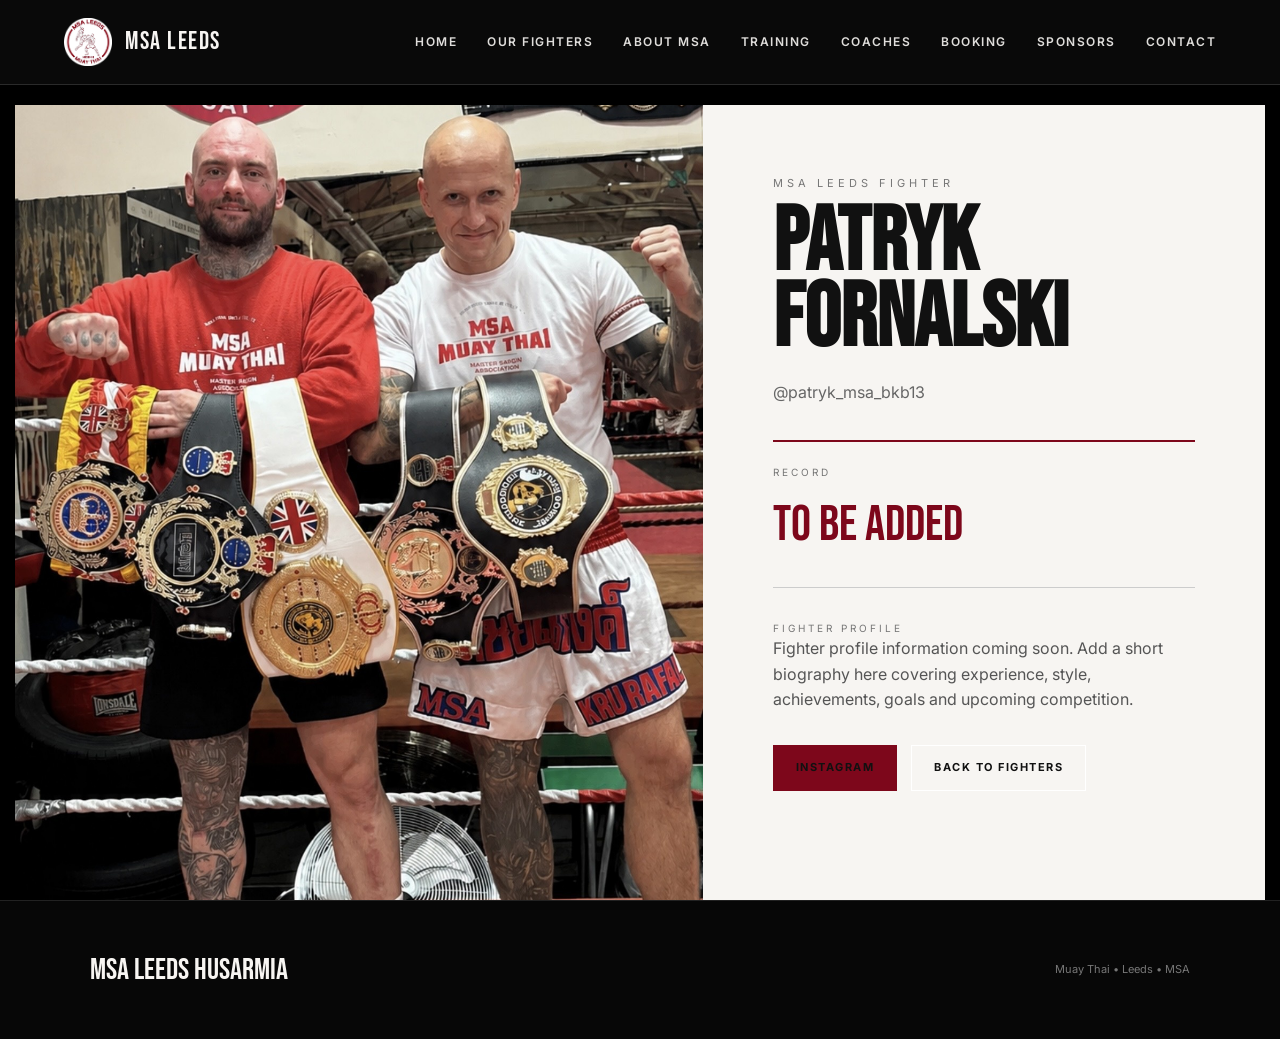
<file: patryk-fornalski.html>
<!doctype html><html lang="en"><head><meta charset="utf-8"><meta name="viewport" content="width=device-width,initial-scale=1"><title>Patryk Fornalski | MSA Leeds</title><link rel="stylesheet" href="../assets/css/style.css"></head><body><header class="site-header"><a class="brand" href="../index.html"><img src="../assets/images/logo.png" alt="MSA Leeds Husarmia Muay Thai"><span>MSA LEEDS</span></a><button class="menu-btn">☰</button><nav class="nav"><a href="../index.html">Home</a><a href="../fighters.html">Our Fighters</a><a href="../about.html">About MSA</a><a href="../training.html">Training</a><a href="../coaches.html">Coaches</a><a href="../booking.html">Booking</a><a href="../sponsors.html">Sponsors</a><a href="../contact.html">Contact</a></nav></header><main class="fighter-detail"><div class="fighter-detail-grid"><img class="detail-photo" src="../assets/images/fighter-2.jpg" alt="Patryk Fornalski"><section class="detail-copy"><div class="section-kicker">MSA Leeds Fighter</div><h1 class="detail-name">Patryk Fornalski</h1><div class="detail-handle">@patryk_msa_bkb13</div><div class="record-box"><div class="record-label">Record</div><div class="record-placeholder">To be added</div></div><div><div class="record-label">Fighter profile</div><div class="bio-copy"><p>Fighter profile information coming soon. Add a short biography here covering experience, style, achievements, goals and upcoming competition.</p></div></div><div class="btn-row"><a class="btn primary" href="https://instagram.com/patryk_msa_bkb13" target="_blank" rel="noopener">Instagram</a><a class="btn" href="../fighters.html">Back to fighters</a></div></section></div></main><footer class="footer"><div class="footer-inner"><div class="footer-brand">MSA LEEDS HUSARMIA</div><p>Muay Thai • Leeds • MSA</p></div></footer><script src="../assets/js/main.js"></script></body></html>
</file>
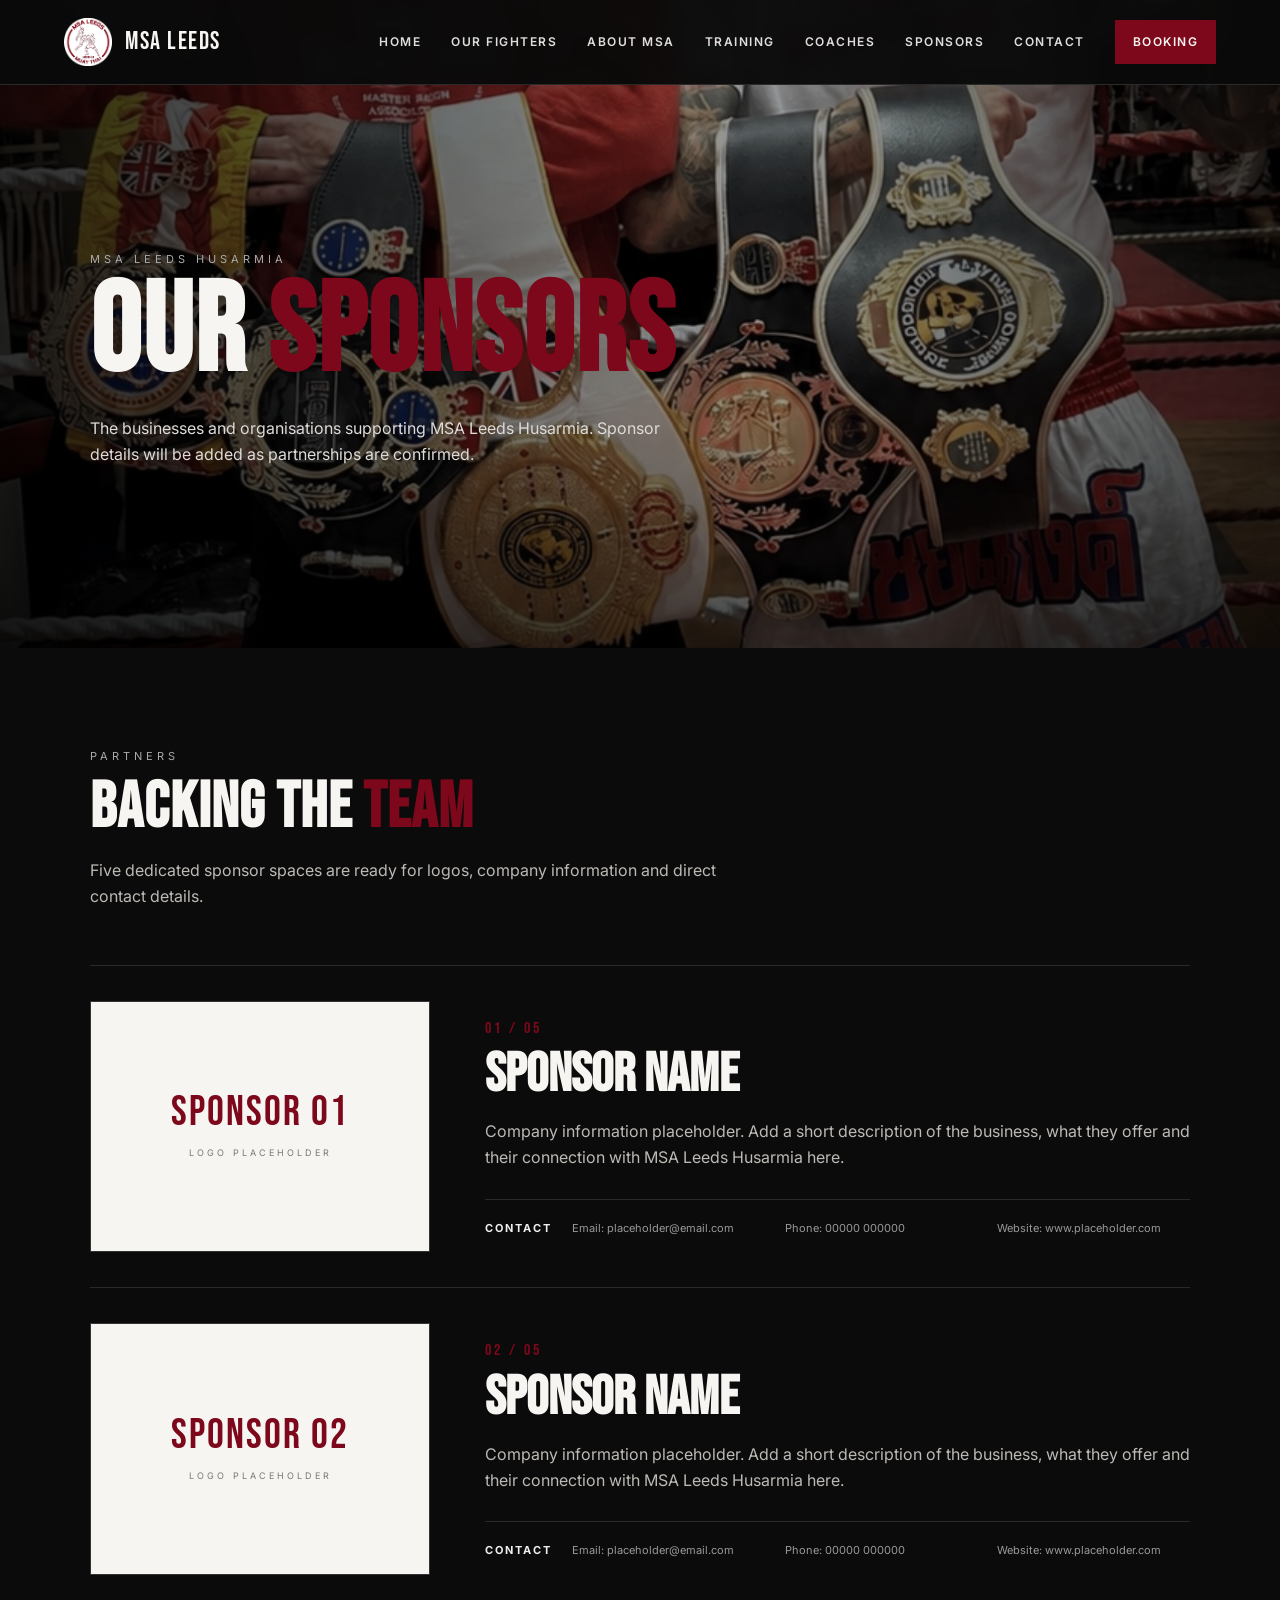
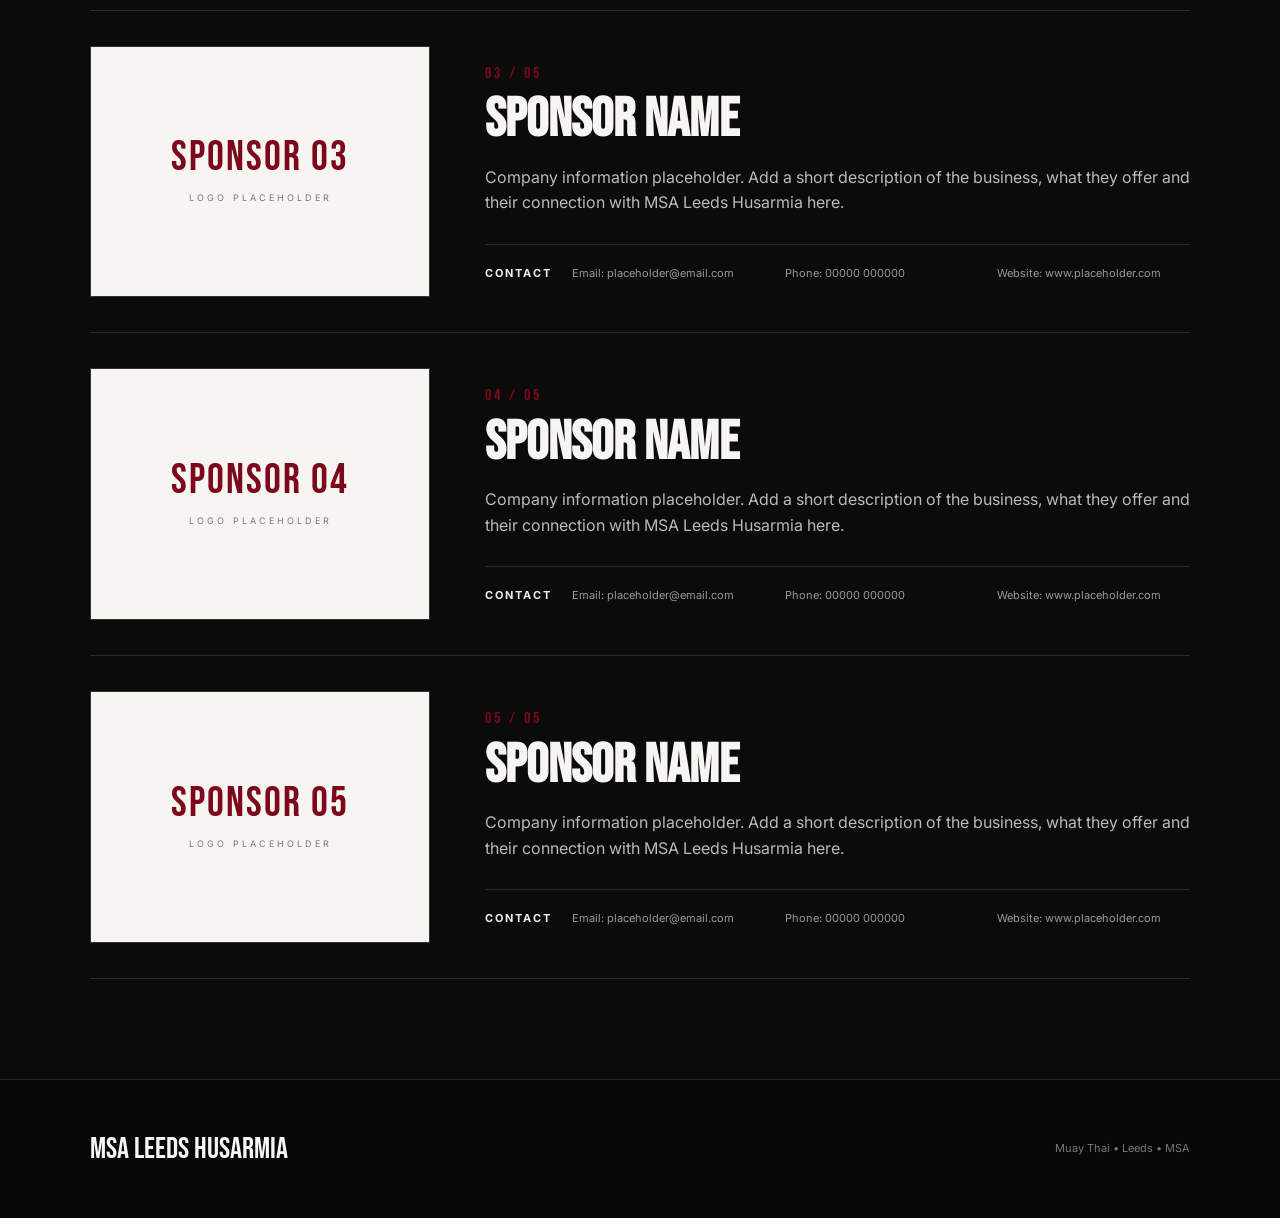
<file: sponsors.html>
<!doctype html>
<html lang="en">
<head>
  <meta charset="utf-8">
  <meta name="viewport" content="width=device-width,initial-scale=1">
  <title>Sponsors | MSA Leeds Husarmia</title>
  <link rel="stylesheet" href="assets/css/style.css">
</head>
<body>
<header class="site-header">
  <a class="brand" href="index.html"><img src="assets/images/logo.png" alt="MSA Leeds Husarmia Muay Thai"><span>MSA LEEDS</span></a>
  <button class="menu-btn" aria-label="Open menu">☰</button>
  <nav class="nav"><a href="index.html">Home</a><a href="fighters.html">Our Fighters</a><a href="about.html">About MSA</a><a href="training.html">Training</a><a href="coaches.html">Coaches</a><a href="sponsors.html">Sponsors</a><a href="contact.html">Contact</a><a class="booking-link" href="booking.html">Booking</a></nav>
</header>

<main>
  <section class="hero page-hero" style="background-image:url('assets/images/fighter-2.jpg')">
    <div class="hero-content">
      <div class="eyebrow">MSA Leeds Husarmia</div>
      <h1 class="display">Our <span>Sponsors</span></h1>
      <p class="hero-copy">The businesses and organisations supporting MSA Leeds Husarmia. Sponsor details will be added as partnerships are confirmed.</p>
    </div>
  </section>

  <section class="section sponsors-section">
    <div class="section-inner">
      <div class="section-kicker">Partners</div>
      <h2 class="section-title">Backing the <span>team</span></h2>
      <p class="lead">Five dedicated sponsor spaces are ready for logos, company information and direct contact details.</p>

      <div class="sponsor-list">
        <article class="sponsor-row">
          <div class="sponsor-logo-placeholder"><span>SPONSOR 01</span><small>LOGO PLACEHOLDER</small></div>
          <div class="sponsor-copy"><div class="sponsor-number">01 / 05</div><h3>Sponsor Name</h3><p>Company information placeholder. Add a short description of the business, what they offer and their connection with MSA Leeds Husarmia here.</p><div class="sponsor-contact"><strong>Contact</strong><span>Email: placeholder@email.com</span><span>Phone: 00000 000000</span><span>Website: www.placeholder.com</span></div></div>
        </article>
        <article class="sponsor-row">
          <div class="sponsor-logo-placeholder"><span>SPONSOR 02</span><small>LOGO PLACEHOLDER</small></div>
          <div class="sponsor-copy"><div class="sponsor-number">02 / 05</div><h3>Sponsor Name</h3><p>Company information placeholder. Add a short description of the business, what they offer and their connection with MSA Leeds Husarmia here.</p><div class="sponsor-contact"><strong>Contact</strong><span>Email: placeholder@email.com</span><span>Phone: 00000 000000</span><span>Website: www.placeholder.com</span></div></div>
        </article>
        <article class="sponsor-row">
          <div class="sponsor-logo-placeholder"><span>SPONSOR 03</span><small>LOGO PLACEHOLDER</small></div>
          <div class="sponsor-copy"><div class="sponsor-number">03 / 05</div><h3>Sponsor Name</h3><p>Company information placeholder. Add a short description of the business, what they offer and their connection with MSA Leeds Husarmia here.</p><div class="sponsor-contact"><strong>Contact</strong><span>Email: placeholder@email.com</span><span>Phone: 00000 000000</span><span>Website: www.placeholder.com</span></div></div>
        </article>
        <article class="sponsor-row">
          <div class="sponsor-logo-placeholder"><span>SPONSOR 04</span><small>LOGO PLACEHOLDER</small></div>
          <div class="sponsor-copy"><div class="sponsor-number">04 / 05</div><h3>Sponsor Name</h3><p>Company information placeholder. Add a short description of the business, what they offer and their connection with MSA Leeds Husarmia here.</p><div class="sponsor-contact"><strong>Contact</strong><span>Email: placeholder@email.com</span><span>Phone: 00000 000000</span><span>Website: www.placeholder.com</span></div></div>
        </article>
        <article class="sponsor-row">
          <div class="sponsor-logo-placeholder"><span>SPONSOR 05</span><small>LOGO PLACEHOLDER</small></div>
          <div class="sponsor-copy"><div class="sponsor-number">05 / 05</div><h3>Sponsor Name</h3><p>Company information placeholder. Add a short description of the business, what they offer and their connection with MSA Leeds Husarmia here.</p><div class="sponsor-contact"><strong>Contact</strong><span>Email: placeholder@email.com</span><span>Phone: 00000 000000</span><span>Website: www.placeholder.com</span></div></div>
        </article>
      </div>
    </div>
  </section>
</main>

<footer class="footer"><div class="footer-inner"><div class="footer-brand">MSA LEEDS HUSARMIA</div><p>Muay Thai • Leeds • MSA</p></div></footer>
<script src="assets/js/main.js"></script>
</body>
</html>
</file>
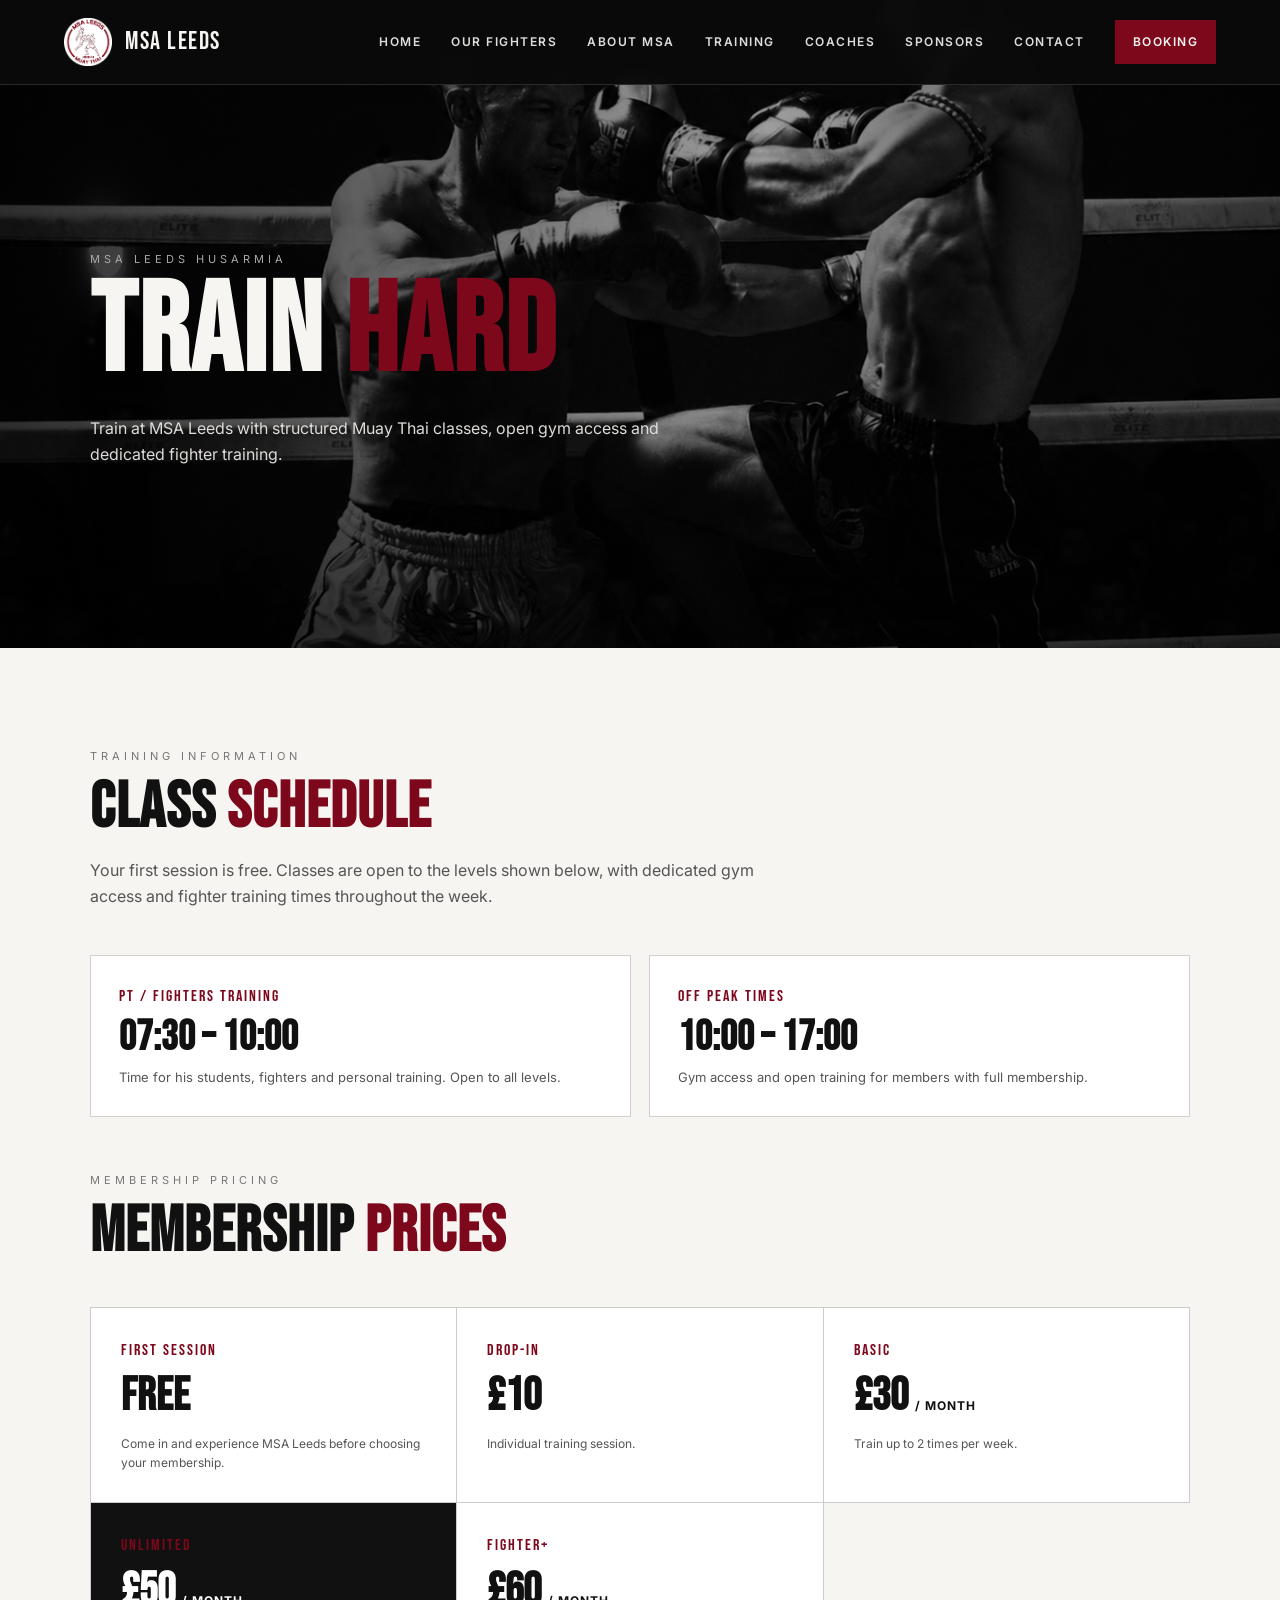
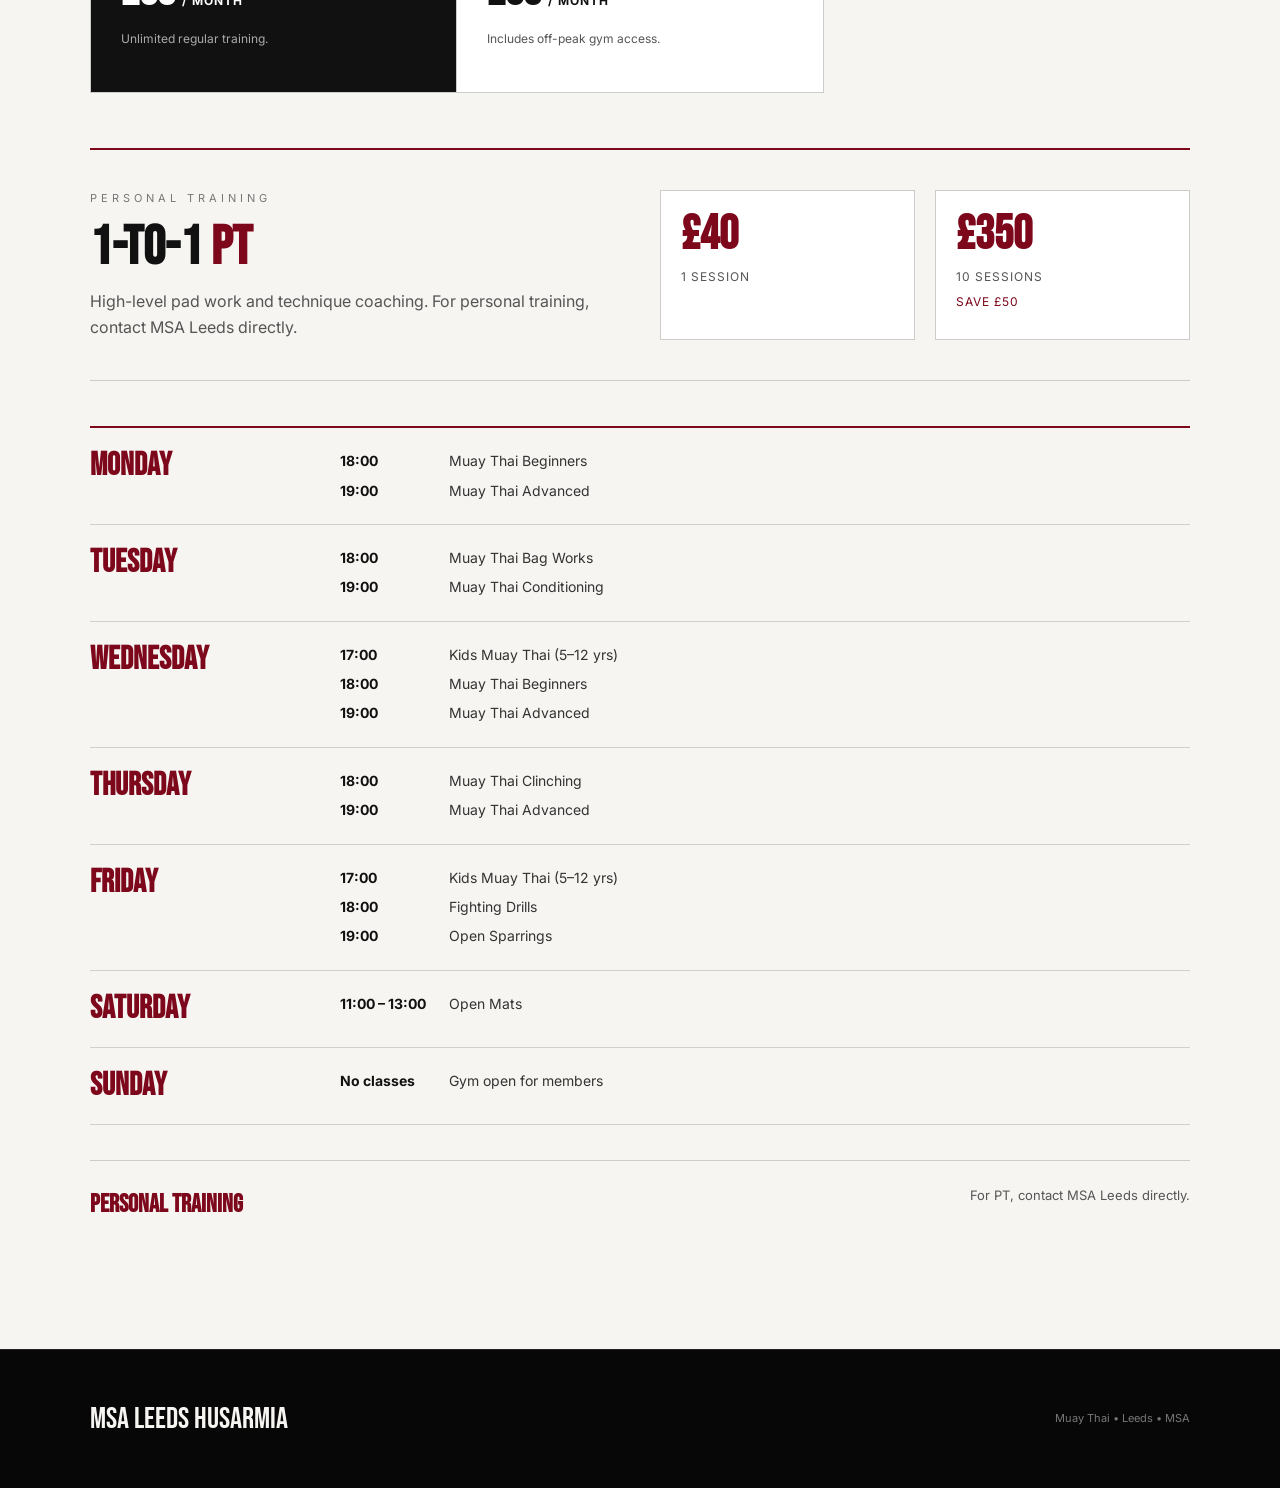
<file: training.html>
<!doctype html><html lang="en"><head><meta charset="utf-8"><meta name="viewport" content="width=device-width,initial-scale=1"><title>Training | MSA Leeds</title><link rel="stylesheet" href="assets/css/style.css"></head><body><header class="site-header"><a class="brand" href="index.html"><img src="assets/images/logo.png" alt="MSA Leeds Husarmia Muay Thai"><span>MSA LEEDS</span></a><button class="menu-btn">☰</button><nav class="nav"><a href="index.html">Home</a><a href="fighters.html">Our Fighters</a><a href="about.html">About MSA</a><a href="training.html">Training</a><a href="coaches.html">Coaches</a><a href="sponsors.html">Sponsors</a><a href="contact.html">Contact</a><a class="booking-link" href="booking.html">Booking</a></nav></header><main><section class="hero page-hero" style="background-image:url('assets/images/fighter-3.jpg')"><div class="hero-content"><div class="eyebrow">MSA Leeds Husarmia</div><h1 class="display">Train <span>Hard</span></h1><p class="hero-copy">Train at MSA Leeds with structured Muay Thai classes, open gym access and dedicated fighter training.</p></div></section><section class="section training-section"><div class="section-inner"><div class="section-kicker">Training information</div><h2 class="section-title">Class <span>Schedule</span></h2><p class="lead">Your first session is free. Classes are open to the levels shown below, with dedicated gym access and fighter training times throughout the week.</p><div class="training-access"><article><div class="access-label">PT / FIGHTERS TRAINING</div><strong>07:30 – 10:00</strong><p>Time for his students, fighters and personal training. Open to all levels.</p></article><article><div class="access-label">OFF PEAK TIMES</div><strong>10:00 – 17:00</strong><p>Gym access and open training for members with full membership.</p></article></div><div class="section-kicker" style="margin-top:55px">Membership pricing</div><h2 class="section-title">Membership <span>Prices</span></h2><div class="price-grid"><article><div class="price-tag">FIRST SESSION</div><h3>FREE</h3><p>Come in and experience MSA Leeds before choosing your membership.</p></article><article><div class="price-tag">DROP-IN</div><h3>£10</h3><p>Individual training session.</p></article><article><div class="price-tag">BASIC</div><h3>£30 <small>/ MONTH</small></h3><p>Train up to 2 times per week.</p></article><article class="price-featured"><div class="price-tag">UNLIMITED</div><h3>£50 <small>/ MONTH</small></h3><p>Unlimited regular training.</p></article><article><div class="price-tag">FIGHTER+</div><h3>£60 <small>/ MONTH</small></h3><p>Includes off-peak gym access.</p></article></div><div class="pt-pricing"><div><div class="section-kicker">Personal training</div><h2>1-to-1 <span>PT</span></h2><p>High-level pad work and technique coaching. For personal training, contact MSA Leeds directly.</p></div><div class="pt-prices"><div><strong>£40</strong><span>1 session</span></div><div><strong>£350</strong><span>10 sessions <em>Save £50</em></span></div></div></div><div class="schedule-list"><div class="schedule-row"><h3>Monday</h3><div><p><b>18:00</b> Muay Thai Beginners</p><p><b>19:00</b> Muay Thai Advanced</p></div></div><div class="schedule-row"><h3>Tuesday</h3><div><p><b>18:00</b> Muay Thai Bag Works</p><p><b>19:00</b> Muay Thai Conditioning</p></div></div><div class="schedule-row"><h3>Wednesday</h3><div><p><b>17:00</b> Kids Muay Thai (5–12 yrs)</p><p><b>18:00</b> Muay Thai Beginners</p><p><b>19:00</b> Muay Thai Advanced</p></div></div><div class="schedule-row"><h3>Thursday</h3><div><p><b>18:00</b> Muay Thai Clinching</p><p><b>19:00</b> Muay Thai Advanced</p></div></div><div class="schedule-row"><h3>Friday</h3><div><p><b>17:00</b> Kids Muay Thai (5–12 yrs)</p><p><b>18:00</b> Fighting Drills</p><p><b>19:00</b> Open Sparrings</p></div></div><div class="schedule-row"><h3>Saturday</h3><div><p><b>11:00 – 13:00</b> Open Mats</p></div></div><div class="schedule-row"><h3>Sunday</h3><div><p><b>No classes</b> Gym open for members</p></div></div></div><div class="training-note"><strong>Personal Training</strong><span>For PT, contact MSA Leeds directly.</span></div></div></section></main><footer class="footer"><div class="footer-inner"><div class="footer-brand">MSA LEEDS HUSARMIA</div><p>Muay Thai • Leeds • MSA</p></div></footer><script src="assets/js/main.js"></script></body></html>
</file>
<file: assets/css/style.css>
@import url('https://fonts.googleapis.com/css2?family=Bebas+Neue&family=Inter:wght@400;500;600;700&display=swap');
:root{--maroon:#7d071b;--ink:#090909;--white:#f7f5f2;--line:rgba(255,255,255,.18)}
*{box-sizing:border-box;margin:0;padding:0}html{scroll-behavior:smooth}body{font-family:Inter,Arial,sans-serif;background:var(--ink);color:var(--white);line-height:1.6}a{color:inherit;text-decoration:none}img{max-width:100%;display:block}
.site-header{position:fixed;z-index:50;top:0;left:0;right:0;padding:18px 5vw;display:flex;align-items:center;justify-content:space-between;background:linear-gradient(180deg,rgba(0,0,0,.84),rgba(0,0,0,0));transition:.25s}.site-header.scrolled{background:rgba(9,9,9,.97);border-bottom:1px solid var(--line)}
.brand{display:flex;align-items:center;gap:13px}.brand img{width:48px;height:48px;object-fit:contain}.brand span{font-family:'Bebas Neue',sans-serif;font-size:25px;letter-spacing:1.5px}.nav{display:flex;gap:30px;align-items:center}.nav a{font-size:12px;letter-spacing:1.5px;text-transform:uppercase;font-weight:600;opacity:.9}.nav a:hover,.nav a.active{opacity:1}.nav a.active:after{content:'';display:block;height:2px;background:var(--maroon);margin-top:5px}.menu-btn{display:none;background:none;border:0;color:#fff;font-size:25px}
.hero{min-height:100vh;position:relative;display:flex;align-items:center;background-size:cover;background-position:center}.hero:before{content:'';position:absolute;inset:0;background:linear-gradient(90deg,rgba(0,0,0,.82),rgba(0,0,0,.38) 60%,rgba(0,0,0,.7)),linear-gradient(0deg,rgba(0,0,0,.55),transparent 35%)}.hero-content{position:relative;z-index:2;width:min(1100px,90%);margin:auto;padding-top:70px}.eyebrow,.section-kicker{font-size:11px;letter-spacing:4px;text-transform:uppercase;color:#aaa;margin-bottom:12px}.display{font-family:'Bebas Neue',sans-serif;text-transform:uppercase;font-size:clamp(65px,11vw,150px);line-height:.86;letter-spacing:2px;max-width:900px}.display span,.section-title span{color:var(--maroon)}
.home-hero .hero-content{text-align:center}.home-hero .display{margin-left:auto;margin-right:auto}.home-hero .eyebrow{margin-left:auto;margin-right:auto}
.hero-copy{max-width:580px;margin-top:28px;color:#dedbd8;font-size:16px}.btn-row{display:flex;gap:14px;margin-top:32px;flex-wrap:wrap}.btn{display:inline-flex;align-items:center;justify-content:center;padding:13px 22px;border:1px solid #fff;text-transform:uppercase;letter-spacing:1.5px;font-size:11px;font-weight:700;transition:.2s}.btn.primary{background:var(--maroon);border-color:var(--maroon)}.btn:hover{transform:translateY(-1px)}
.section{padding:100px 5vw}.section-inner{width:min(1100px,100%);margin:auto}.section-title{font-family:'Bebas Neue',sans-serif;text-transform:uppercase;font-size:64px;line-height:.95;letter-spacing:1px}.lead{max-width:680px;color:#bdb9b5;margin-top:20px}.map-wrap{margin-top:50px;border:1px solid #272727;background:#111}.map-wrap iframe{width:100%;height:430px;border:0;display:block;filter:grayscale(1) contrast(1.05)}
.fighters-section{background:#0c0c0c}.fighter-stage{position:relative;margin-top:50px;min-height:620px;border-top:1px solid var(--line);border-bottom:1px solid var(--line);overflow:hidden}.fighter-slide{position:absolute;inset:0;opacity:0;visibility:hidden;transition:opacity .55s ease;display:grid;grid-template-columns:1.2fr .8fr}.fighter-slide.active{opacity:1;visibility:visible}.fighter-image{width:100%;height:620px;object-fit:cover;object-position:center}.fighter-info{background:#f7f5f2;color:#111;padding:70px 55px;display:flex;flex-direction:column;justify-content:flex-end}.fighter-number{font-family:'Bebas Neue';font-size:18px;color:var(--maroon);letter-spacing:3px}.fighter-name{font-family:'Bebas Neue';font-size:64px;line-height:.9;text-transform:uppercase;margin:10px 0 20px}.fighter-handle{font-size:13px;color:#666}.fighter-cta{margin-top:30px;color:#fff;background:#111;border-color:#111;width:max-content}.carousel-controls{position:absolute;right:30px;bottom:28px;z-index:5;display:flex;gap:8px}.arrow{width:48px;height:48px;border:1px solid #222;background:#f7f5f2;color:#111;cursor:pointer;font-size:20px}.arrow:hover{background:var(--maroon);color:#fff;border-color:var(--maroon)}
.page-hero{min-height:72vh}.page-hero .display{font-size:clamp(65px,10vw,125px)}.split{display:grid;grid-template-columns:1fr 1fr;gap:60px;align-items:center}.split-image{height:560px;object-fit:cover;width:100%}.dark-panel{background:#111;padding:55px}.dark-panel h2{font-family:'Bebas Neue';font-size:55px;line-height:.95;margin-bottom:20px}.dark-panel p{color:#bbb}.lines{margin-top:35px;border-top:1px solid #292929}.line{display:flex;justify-content:space-between;gap:20px;padding:17px 0;border-bottom:1px solid #292929;font-size:13px}.line strong{font-weight:600}.maroon{color:var(--maroon)}
.fighter-detail{min-height:100vh;padding-top:105px;background:#000;position:relative}.fighter-detail:before{content:none}.fighter-detail-grid{position:relative;z-index:1;display:grid;grid-template-columns:1.1fr .9fr;min-height:calc(100vh - 105px);max-width:1250px;margin:auto}.detail-photo{width:100%;height:calc(100vh - 105px);object-fit:cover}.detail-copy{padding:70px;background:#f7f5f2;color:#111}.detail-copy .section-kicker{color:#777}.detail-name{font-family:'Bebas Neue';font-size:90px;line-height:.85;text-transform:uppercase}.detail-handle{margin:22px 0 35px;color:#666}.record-box{border-top:2px solid var(--maroon);border-bottom:1px solid #ccc;padding:22px 0;margin-bottom:32px}.record-label{text-transform:uppercase;font-size:10px;letter-spacing:3px;color:#777}.record-placeholder{font-family:'Bebas Neue';font-size:50px;color:var(--maroon);margin-top:5px}.bio-placeholder{color:#555;max-width:500px}
.contact-grid{display:grid;grid-template-columns:.8fr 1.2fr;gap:50px}.contact-list{margin-top:30px;border-top:1px solid #333}.contact-item{padding:20px 0;border-bottom:1px solid #333}.contact-item small{display:block;color:#888;text-transform:uppercase;letter-spacing:2px;font-size:9px;margin-bottom:4px}.contact-item a:hover{color:#b20b2c}.social{display:flex;gap:12px;margin-top:30px}.social a{border:1px solid #444;padding:11px 15px;font-size:11px;text-transform:uppercase;letter-spacing:1px}.footer{border-top:1px solid #222;padding:45px 5vw;background:#070707}.footer-inner{width:min(1100px,100%);margin:auto;display:flex;justify-content:space-between;gap:30px;align-items:center}.footer-brand{font-family:'Bebas Neue';font-size:30px}.footer p{font-size:11px;color:#777}
/* Desktop fighter carousel framing */
@media(min-width:851px){
  .fighter-slide:nth-child(2) .fighter-image{object-position:center top;}
  .fighter-slide:nth-child(3) .fighter-image{object-position:center top;}
}

@media(max-width:850px){.nav{display:none;position:absolute;top:76px;left:0;right:0;background:rgba(9,9,9,.98);padding:20px 5vw;flex-direction:column;align-items:flex-start;gap:18px}.nav.open{display:flex}.menu-btn{display:block}.fighter-slide{grid-template-columns:1fr}.fighter-image{height:600px}.fighter-info{position:absolute;left:0;right:0;bottom:0;background:linear-gradient(0deg,rgba(0,0,0,.95),rgba(0,0,0,.1));color:#fff;padding:120px 25px 75px;justify-content:flex-end}.fighter-name{font-size:55px}.fighter-handle{color:#ddd}.fighter-cta{background:var(--maroon);border-color:var(--maroon)}.split,.contact-grid,.fighter-detail-grid{grid-template-columns:1fr}.split-image{height:420px}.detail-photo{height:520px}.fighter-detail{padding-top:82px}.fighter-detail-grid{min-height:auto}.fighter-detail:before{background:rgba(0,0,0,.2)}.detail-copy{padding:50px 28px}.detail-name{font-size:72px}.section{padding:80px 5vw}.section-title{font-size:52px}.display{font-size:74px}.hero-content{padding-top:100px}.map-wrap iframe{height:360px}.footer-inner{flex-direction:column;align-items:flex-start}}

/* Sponsors */
.sponsors-section{background:#0b0b0b}.sponsor-list{margin-top:55px;border-top:1px solid #292929}.sponsor-row{display:grid;grid-template-columns:340px 1fr;min-height:310px;border-bottom:1px solid #292929}.sponsor-logo-placeholder{margin:35px 0;padding:30px;border:1px solid #333;background:#f7f5f2;color:#111;display:flex;flex-direction:column;align-items:center;justify-content:center;text-align:center;min-height:240px}.sponsor-logo-placeholder span{font-family:'Bebas Neue',sans-serif;font-size:42px;letter-spacing:2px;color:var(--maroon);line-height:1}.sponsor-logo-placeholder small{font-size:9px;letter-spacing:3px;color:#777;margin-top:12px}.sponsor-copy{padding:50px 0 50px 55px}.sponsor-number{font-family:'Bebas Neue',sans-serif;font-size:16px;letter-spacing:3px;color:var(--maroon)}.sponsor-copy h3{font-family:'Bebas Neue',sans-serif;font-size:55px;line-height:.95;text-transform:uppercase;margin:8px 0 18px}.sponsor-copy>p{max-width:720px;color:#bdb9b5}.sponsor-contact{display:grid;grid-template-columns:auto 1fr 1fr 1fr;gap:20px;margin-top:28px;padding-top:20px;border-top:1px solid #292929;font-size:11px;color:#999}.sponsor-contact strong{text-transform:uppercase;letter-spacing:2px;color:#eee}.sponsor-contact span{word-break:break-word}
@media(max-width:850px){.sponsor-row{grid-template-columns:1fr}.sponsor-logo-placeholder{margin:25px 0 0;min-height:200px}.sponsor-copy{padding:30px 0 40px}.sponsor-copy h3{font-size:48px}.sponsor-contact{grid-template-columns:1fr 1fr;gap:12px}.sponsor-contact strong{grid-column:1/-1}}

/* Coaches */
.coaches-section{background:#0b0b0b}.head-coach{display:grid;grid-template-columns:1.15fr .85fr;margin-top:55px;border-top:1px solid #292929;border-bottom:1px solid #292929}.coach-photo-placeholder{min-height:230px;background:#f7f5f2;color:#111;border:1px solid #2b2b2b;display:flex;align-items:center;justify-content:center;flex-direction:column;text-align:center}.coach-photo-placeholder.large{min-height:560px}.coach-photo-placeholder span{font-family:'Bebas Neue',sans-serif;color:var(--maroon);font-size:34px;letter-spacing:2px}.coach-photo-placeholder small{font-size:9px;letter-spacing:3px;color:#777;margin-top:10px}.coach-copy{background:#111;padding:65px 55px;display:flex;flex-direction:column;justify-content:flex-end}.coach-number{font-family:'Bebas Neue';font-size:16px;letter-spacing:3px;color:var(--maroon)}.coach-copy h3,.coach-small h3{font-family:'Bebas Neue';font-size:55px;text-transform:uppercase;line-height:.95;margin:10px 0 18px}.coach-copy p,.coach-small p{color:#aaa}.assistant-coaches{display:grid;grid-template-columns:repeat(3,1fr);gap:20px;margin-top:20px}.coach-small{border-bottom:1px solid #292929}.coach-small h3{font-size:34px;margin:18px 0 8px}.coach-small p{font-size:12px;padding-bottom:25px}.piotr-section{background:#f7f5f2;color:#111}.piotr-grid{align-items:stretch}.piotr-photo-placeholder{min-height:500px;background:#111;display:flex;align-items:center;justify-content:center;text-align:center}.piotr-photo-placeholder span{font-family:'Bebas Neue';font-size:70px;color:var(--maroon);display:block}.piotr-photo-placeholder small{color:#aaa;letter-spacing:3px;font-size:9px}.piotr-placeholder{color:#aaa!important}.piotr-section .section-kicker{color:#777}.piotr-section .dark-panel h2 span{color:var(--maroon)}
/* Booking */
.booking-section{background:#f7f5f2;color:#111}.booking-section .section-kicker{color:#777}.booking-section .lead{color:#555}.booking-options{display:grid;grid-template-columns:1fr 1fr;margin-top:50px;border-top:1px solid #ccc;border-bottom:1px solid #ccc}.booking-option{padding:50px 45px;min-height:390px;border-right:1px solid #ccc;display:flex;flex-direction:column;align-items:flex-start}.booking-option:last-child{border-right:0}.booking-option.featured{background:#111;color:#fff}.option-number{font-family:'Bebas Neue';font-size:18px;letter-spacing:3px;color:var(--maroon)}.booking-option h3{font-family:'Bebas Neue';font-size:55px;text-transform:uppercase;line-height:.95;margin:12px 0 18px}.booking-option p{max-width:460px;color:#555}.booking-option.featured p{color:#aaa}.price-placeholder{font-family:'Bebas Neue';font-size:34px;color:var(--maroon);letter-spacing:1px;margin:30px 0 20px}.booking-option .btn{margin-top:auto}.booking-option:not(.featured) .btn{background:#111;border-color:#111;color:#fff}
@media(max-width:850px){.head-coach{grid-template-columns:1fr}.coach-photo-placeholder.large{min-height:420px}.coach-copy{padding:45px 28px}.assistant-coaches{grid-template-columns:1fr}.piotr-grid{display:grid}.piotr-photo-placeholder{min-height:380px}.booking-options{grid-template-columns:1fr}.booking-option{border-right:0;border-bottom:1px solid #ccc;padding:40px 25px}.booking-option:last-child{border-bottom:0}}

.bio-copy{color:#555;max-width:560px}.bio-copy p{margin:0 0 16px}.bio-copy p:last-child{margin-bottom:0}

/* Final desktop fighter framing fixes */
@media(min-width:851px){
  .fighter-slide:nth-child(2) .fighter-image{object-position:center 18%;}
  .fighter-slide:nth-child(3) .fighter-image{object-position:center 28%;}

  /* Individual fighter pages: keep the white information panel,
     but make the area behind the image/panel solid black. */
  .fighter-detail,
  .fighter-detail-grid{
    background:#000 !important;
    background-image:none !important;
  }
}

/* Explicitly prevent any inherited/background photography on fighter detail pages. */
.fighter-detail:before{background:none !important;content:none !important;}

/* Kamil detail page: match the desktop framing used by the carousel. */
@media(min-width:851px){
  .kamil-profile .detail-photo{object-position:center 28%;}
}

/* Enlarged head coach photo */
.coach-photo-trigger{display:block;width:100%;padding:0;border:0;background:#f7f5f2;cursor:zoom-in;line-height:0;overflow:hidden;}
.head-coach-photo{display:block;width:100%;height:560px;object-fit:cover;object-position:center center;transition:transform .35s ease;}
.coach-photo-trigger:hover .head-coach-photo{transform:scale(1.02);}
.image-modal{position:fixed;inset:0;z-index:2000;background:rgba(0,0,0,.94);display:flex;align-items:center;justify-content:center;padding:40px;opacity:0;visibility:hidden;pointer-events:none;transition:opacity .2s ease,visibility .2s ease;}
.image-modal.open{opacity:1;visibility:visible;pointer-events:auto;}
.image-modal img{max-width:92vw;max-height:90vh;width:auto;height:auto;object-fit:contain;box-shadow:0 20px 70px rgba(0,0,0,.5);}
.image-modal-close{position:absolute;top:24px;right:30px;width:48px;height:48px;border:1px solid rgba(255,255,255,.45);background:#000;color:#fff;font-size:32px;line-height:1;cursor:pointer;border-radius:0;}
.image-modal-close:hover{background:var(--maroon);border-color:var(--maroon);}
@media(max-width:850px){.head-coach-photo{height:420px}.image-modal{padding:20px}.image-modal-close{top:15px;right:15px;width:44px;height:44px}}

/* About MSA — Master Sken desktop composition */
.about-hero{background:#000 !important;background-image:none !important;}
.about-hero:before{display:none;}
.about-masters-section{position:relative;overflow:hidden;background:#000;min-height:760px;padding-top:120px;padding-bottom:120px;}
.about-masters-inner{position:relative;z-index:3;width:min(760px,72%);margin:auto;}
.about-main-panel{width:100%;background:#111;}
.master-sken-side{position:absolute;z-index:2;bottom:0;pointer-events:none;display:flex;align-items:flex-end;}
.master-sken-side img{display:block;height:min(88vh,900px);width:auto;max-width:none;object-fit:contain;}
.master-sken-left{left:-120px;}
.master-sken-right{right:-105px;}
.master-sken-mobile-right-new{display:none;}
.master-sken-mobile-inline{display:none;}

/* Booking is the primary navigation action. */
.booking-link{background:var(--maroon);padding:11px 17px;border:1px solid var(--maroon);opacity:1 !important;}
.booking-link:hover{background:#9a0a24;}
.booking-link.active:after{display:none !important;}
@media(min-width:851px){
  .nav .booking-link{order:99;}
}
@media(max-width:850px){
  .nav a{order:3;}
  .nav a:first-child{order:1;}
  .nav .booking-link{order:2;width:100%;text-align:left;padding:13px 16px;}
  .about-masters-section{min-height:auto;padding-top:80px;padding-bottom:80px;}
  .about-masters-inner{width:100%;}
  .master-sken-side{display:none;}
  .master-sken-mobile-right-new{display:block;position:absolute;z-index:2;right:-95px;bottom:0;pointer-events:none;line-height:0;}
  .master-sken-mobile-right-new img{display:block;width:auto;height:520px;max-width:none;object-fit:contain;}
  .about-page .about-main-panel{background:transparent !important;}
  .master-sken-mobile-inline{display:block;float:right;width:210px;margin:0 -5px 12px 18px;position:relative;z-index:5;line-height:0;}
  .master-sken-mobile-inline img{display:block;width:100%;height:auto;}
  .about-page .about-main-panel h2,.about-page .about-main-panel p,.about-page .about-main-panel .lines{position:relative;z-index:2;}
}

/* New gym information — training and booking pages only */
.training-section{background:#f7f5f2;color:#111}.training-section .section-kicker{color:#777}.training-section .lead{color:#555}.training-access{display:grid;grid-template-columns:1fr 1fr;gap:18px;margin-top:45px}.training-access article{border:1px solid #d3cfd0;padding:28px;background:#fff}.access-label,.price-tag{font-family:'Bebas Neue',sans-serif;letter-spacing:2px;color:var(--maroon);font-size:16px}.training-access strong{font-family:'Bebas Neue',sans-serif;font-size:42px;line-height:1;display:block;margin:8px 0}.training-access p{color:#555;font-size:13px;max-width:500px}.schedule-list{margin-top:45px;border-top:2px solid var(--maroon)}.schedule-row{display:grid;grid-template-columns:220px 1fr;gap:30px;padding:22px 0;border-bottom:1px solid #d3cfd0}.schedule-row h3{font-family:'Bebas Neue',sans-serif;text-transform:uppercase;color:var(--maroon);font-size:32px;line-height:1}.schedule-row p{margin:0 0 7px;color:#333;font-size:14px}.schedule-row p:last-child{margin-bottom:0}.schedule-row b{display:inline-block;min-width:105px;color:#111}.training-note{margin-top:35px;padding:24px 0;border-top:1px solid #ccc;display:flex;justify-content:space-between;gap:25px}.training-note strong{font-family:'Bebas Neue',sans-serif;color:var(--maroon);font-size:25px;text-transform:uppercase}.training-note span{color:#555;font-size:13px;text-align:right}
.price-grid{display:grid;grid-template-columns:repeat(3,1fr);margin-top:45px;border-top:1px solid #ccc;border-left:1px solid #ccc}.price-grid article{padding:30px;border-right:1px solid #ccc;border-bottom:1px solid #ccc;background:#fff;min-height:190px}.price-grid article.price-featured{background:#111;color:#fff}.price-grid h3{font-family:'Bebas Neue',sans-serif;font-size:46px;line-height:1;margin:10px 0 14px}.price-grid h3 small{font-family:Inter,Arial,sans-serif;font-size:12px;letter-spacing:1px}.price-grid p{font-size:12px;color:#555;max-width:320px}.price-grid .price-featured p{color:#aaa}.pt-pricing{margin-top:55px;padding:40px 0;border-top:2px solid var(--maroon);border-bottom:1px solid #ccc;display:grid;grid-template-columns:1fr 1fr;gap:40px}.pt-pricing h2{font-family:'Bebas Neue',sans-serif;font-size:55px;line-height:1;margin-bottom:14px}.pt-pricing h2 span{color:var(--maroon)}.pt-pricing p{max-width:560px;color:#555}.pt-prices{display:grid;grid-template-columns:1fr 1fr;gap:20px}.pt-prices div{padding:20px;background:#fff;border:1px solid #ccc}.pt-prices strong{font-family:'Bebas Neue',sans-serif;font-size:48px;color:var(--maroon);display:block;line-height:1}.pt-prices span{display:block;margin-top:8px;font-size:12px;text-transform:uppercase;letter-spacing:1px;color:#555}.pt-prices em{display:block;color:var(--maroon);font-style:normal;margin-top:5px}.booking-actions{display:flex;align-items:center;gap:20px;margin-top:35px}.booking-actions span{font-size:11px;color:#777}

/* About MSA — black presentation with MSA Association logo */
.about-page{background:#000;color:#fff}.about-page .about-hero{background:#000 !important;background-image:none !important}.about-page .about-hero:before{display:none}.about-page .about-hero .hero-content{color:#fff}.about-page .about-hero .eyebrow{color:#aaa}.about-page .about-hero .hero-copy{color:#999}.about-page .about-hero .display span{color:var(--maroon)}
.about-hero-layout{display:flex;align-items:center;justify-content:center;gap:80px;width:min(1100px,90%);margin:0 auto}.about-hero-copy{text-align:left;max-width:620px}.about-hero-logo{width:min(360px,32vw);flex:0 0 auto}.about-hero-logo img{display:block;width:100%;height:auto;object-fit:contain}
.about-page .about-masters-section{background:#000;background-image:none;color:#fff}.about-page .about-main-panel{background:#111;color:#fff;border:none;padding:55px}.about-page .about-main-panel h2{color:#fff}.about-page .about-main-panel p{color:#aaa}.about-page .about-main-panel .lines{border-top-color:#333}.about-page .about-main-panel .line{border-bottom-color:#333}.about-page .about-main-panel .line strong{color:#fff}.about-page .about-masters-inner{z-index:3}.about-page .piotr-section{background:#000;color:#fff}.about-page .about-piotr-copy{background:#111;border-top:2px solid var(--maroon);padding:50px 55px}.about-page .about-piotr-copy h2{font-family:'Bebas Neue';font-size:55px;line-height:.95;margin-bottom:20px}.about-page .about-piotr-copy h2 span{color:var(--maroon)}.about-page .about-piotr-copy p{color:#aaa}.about-page .piotr-section .section-kicker{color:#777}.about-page .piotr-photo-placeholder{background:#111}.about-page .piotr-photo-placeholder span{color:#fff}
@media(max-width:850px){.training-access{grid-template-columns:1fr}.schedule-row{grid-template-columns:1fr;gap:12px;padding:25px 0}.schedule-row h3{font-size:30px}.schedule-row p{font-size:13px}.schedule-row b{min-width:100px}.training-note{display:block}.training-note span{display:block;text-align:left;margin-top:8px}.price-grid{grid-template-columns:1fr}.price-grid article{min-height:auto}.pt-pricing{grid-template-columns:1fr;padding:35px 0}.pt-prices{grid-template-columns:1fr 1fr}.booking-actions{display:block}.booking-actions span{display:block;margin-top:12px}.about-page .about-hero{background:#000 !important;background-image:none !important}.about-hero-layout{display:flex;flex-direction:column;align-items:center;justify-content:center;gap:22px;width:100%;padding:40px 25px}.about-hero-copy{text-align:center;max-width:620px}.about-hero-copy .hero-copy{margin-top:0}.about-hero-logo{width:min(270px,72vw);order:2}.about-hero-copy{display:contents}.about-hero-copy .eyebrow{order:1}.about-hero-copy .display{order:2}.about-hero-logo{order:3}.about-hero-copy .hero-copy{order:4}.about-page .about-main-panel{padding:35px 25px}.about-page .about-piotr-copy{padding:35px 25px}}

/* Desktop header separation: keep the dark aesthetic while clearly defining the header. */
@media(min-width:851px){
  .site-header{background:rgba(10,10,10,.96);border-bottom:1px solid #2a2a2a;backdrop-filter:blur(8px);-webkit-backdrop-filter:blur(8px)}
}
</file>
